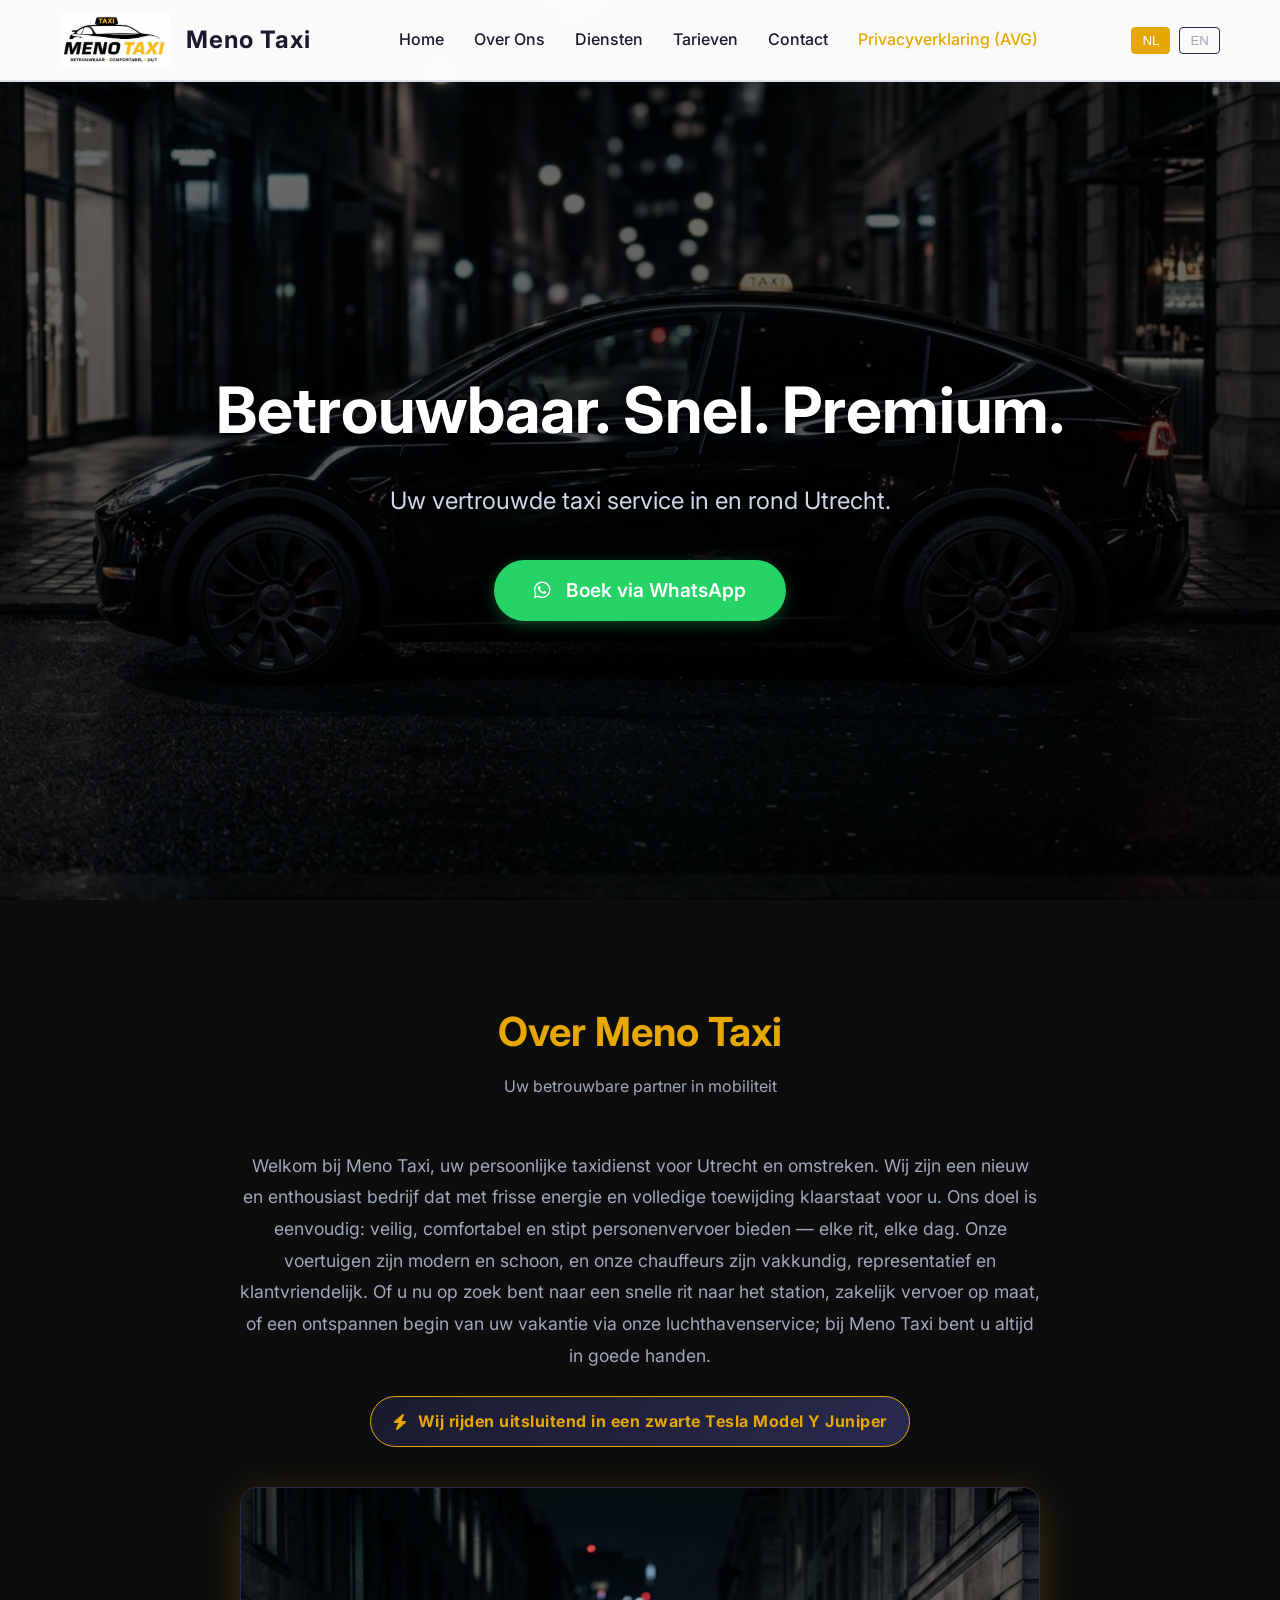
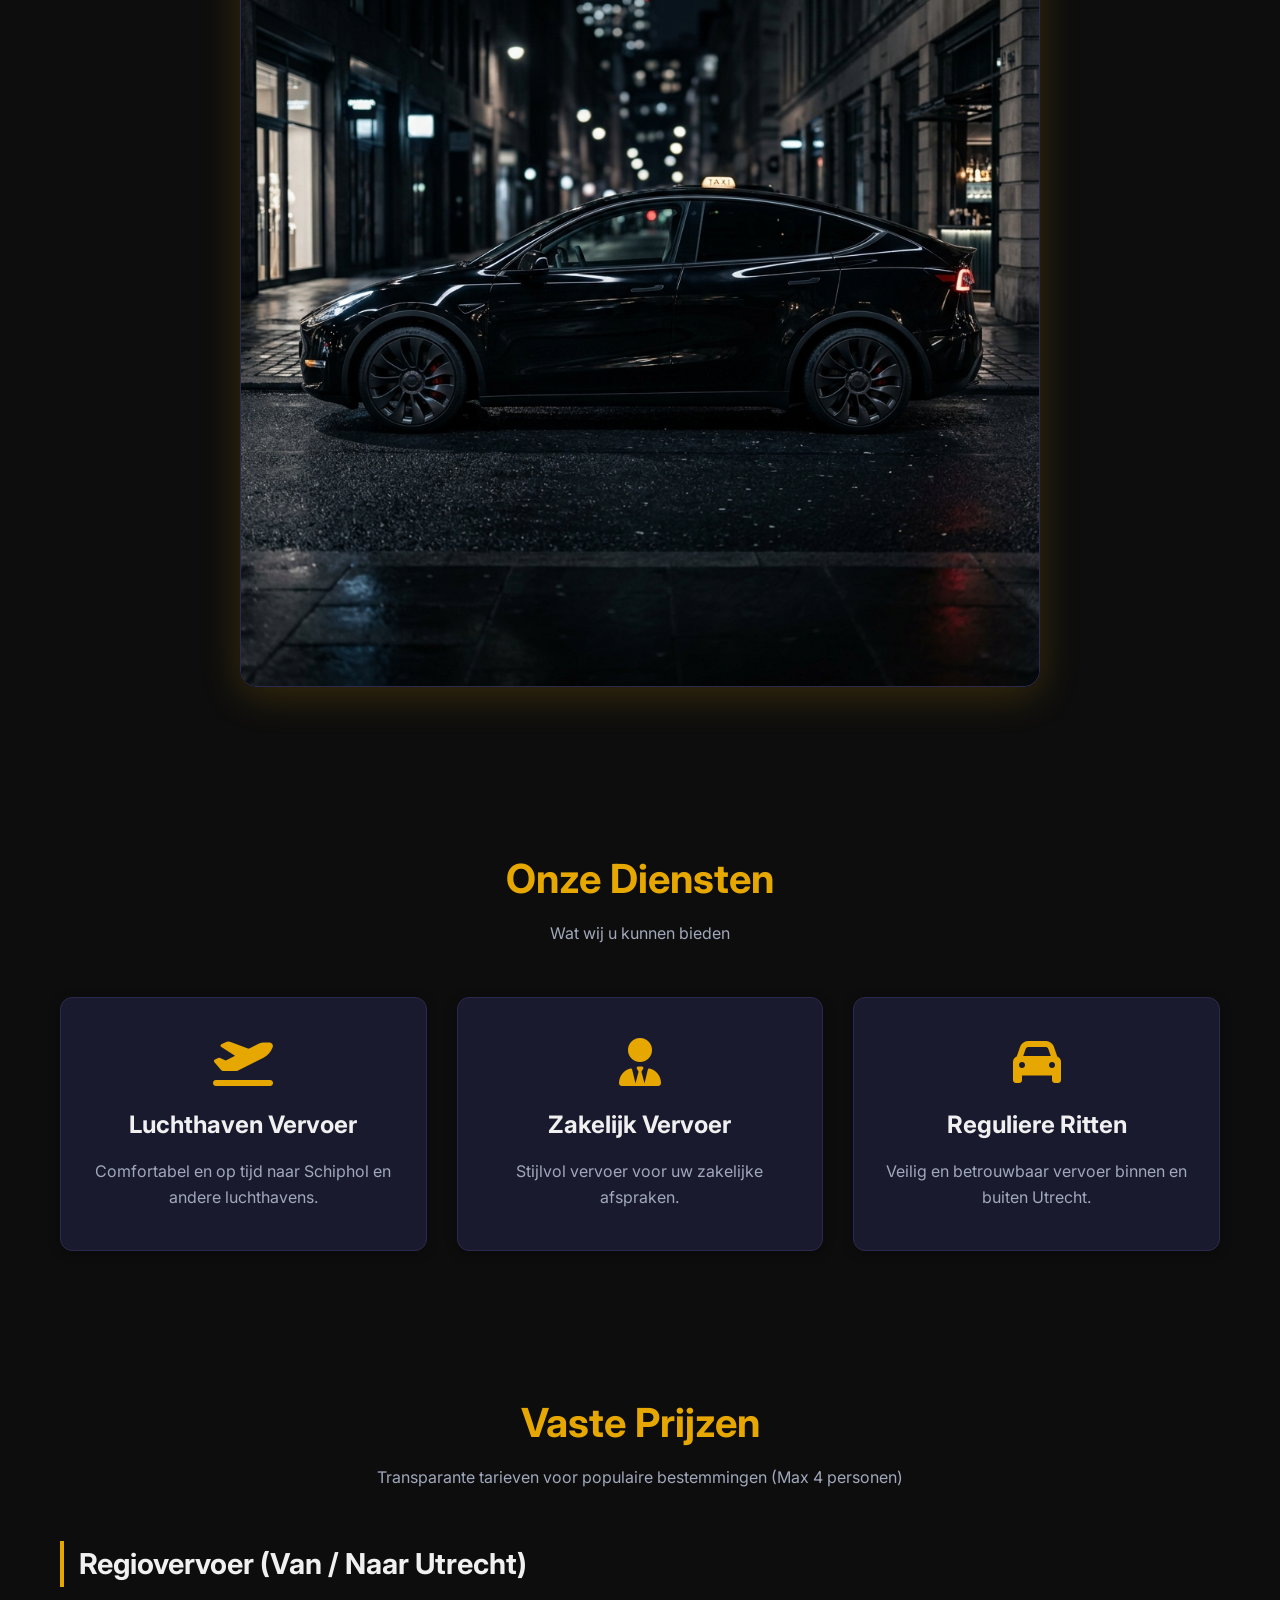
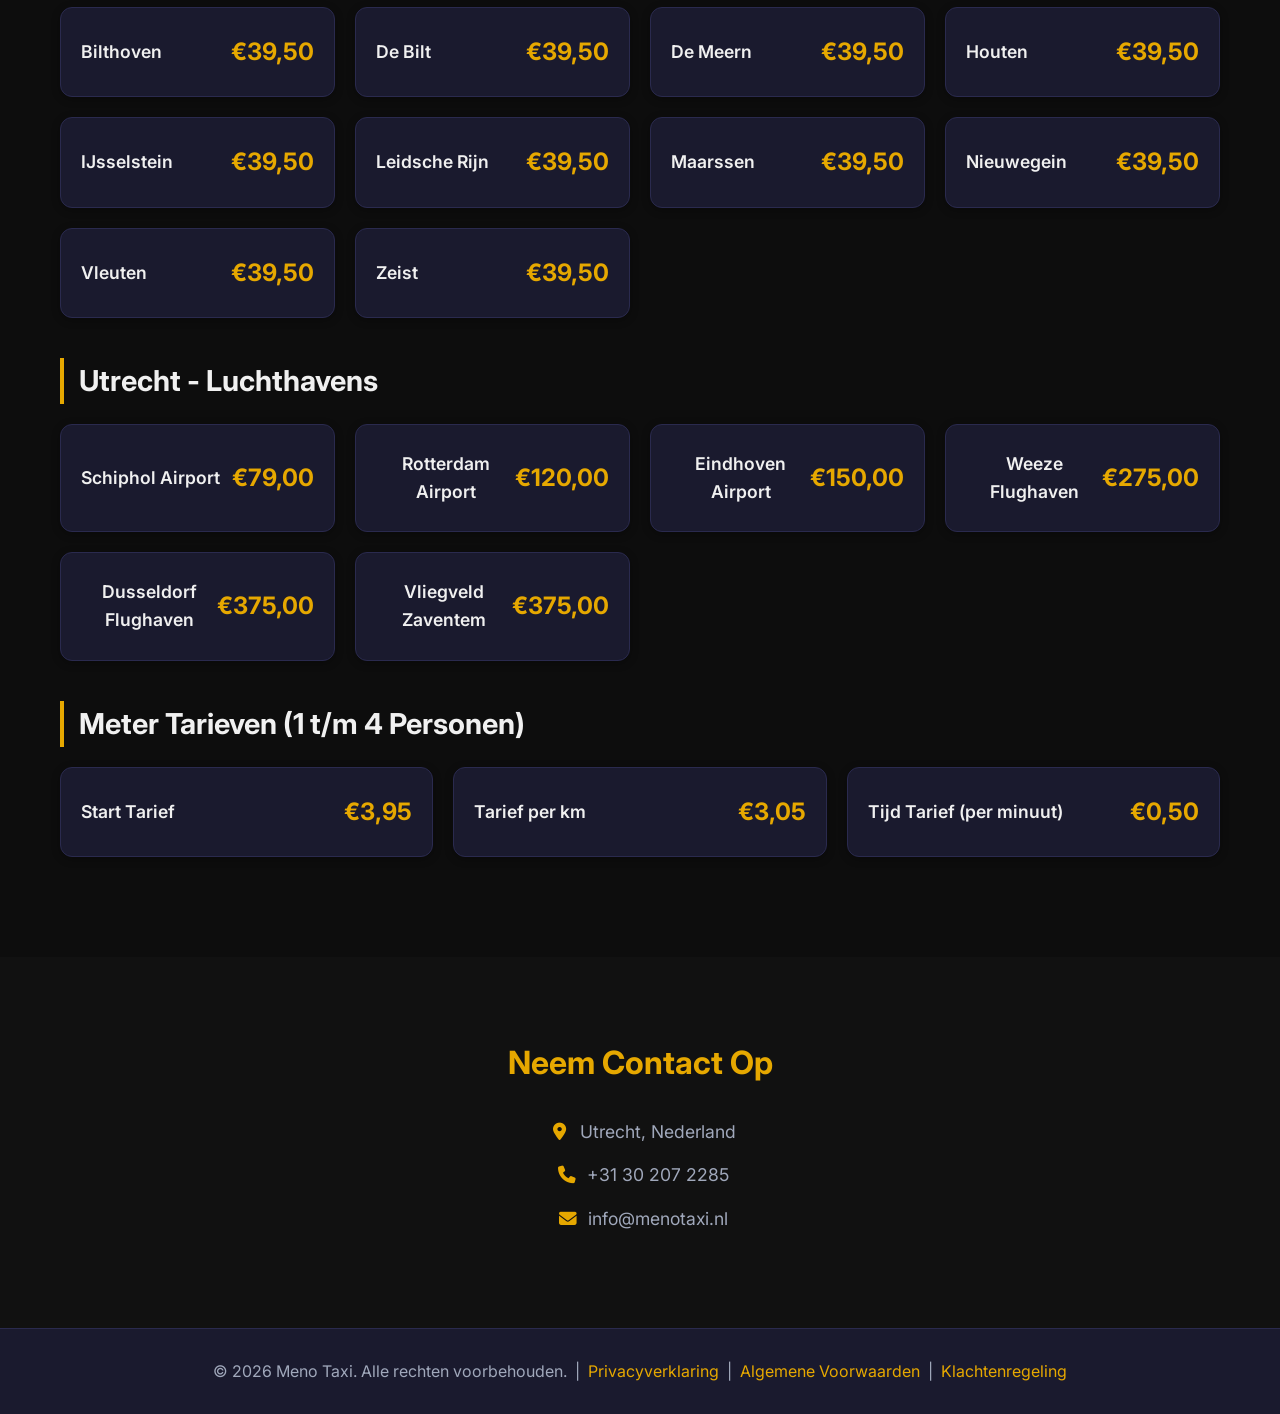
<file: index.html>
<!DOCTYPE html>
<html lang="nl">
<head>
    <meta charset="UTF-8">
    <meta name="viewport" content="width=device-width, initial-scale=1.0">
    <title>Meno Taxi | Premium Ride Service</title>
    <link rel="stylesheet" href="style.css?v=3">
    <link href="https://fonts.googleapis.com/css2?family=Inter:wght@300;400;600;700&display=swap" rel="stylesheet">
    <link rel="stylesheet" href="https://cdnjs.cloudflare.com/ajax/libs/font-awesome/6.4.0/css/all.min.css">
</head>
<body>
    <header class="header">
        <div class="container header-content">
            <div class="logo">
                <img src="logo.png" alt="Meno Taxi Logo">
                <span class="logo-text">Meno Taxi</span>
            </div>
            <nav class="nav">
                <a href="#home" data-i18n="nav_home">Home</a>
                <a href="#about" data-i18n="nav_about">Over Ons</a>
                <a href="#services" data-i18n="nav_services">Diensten</a>
                <a href="#prices" data-i18n="nav_prices">Tarieven</a>
                <a href="#contact" data-i18n="nav_contact">Contact</a>
                <a href="privacyverklaring.html" style="color: var(--primary-color);">Privacyverklaring (AVG)</a>
            </nav>
            <div class="lang-switcher">
                <button id="lang-nl" class="active">NL</button>
                <button id="lang-en">EN</button>
            </div>
        </div>
    </header>

    <main>
        <section id="home" class="hero">
            <div class="hero-content">
                <h1 data-i18n="hero_title">Betrouwbaar. Snel. Premium.</h1>
                <p data-i18n="hero_subtitle">Uw vertrouwde taxi service in en rond Utrecht.</p>
                <a href="https://wa.me/31302072285?text=Hallo%2C%20ik%20wil%20graag%20een%20taxi%20bestellen." target="_blank" class="cta-button">
                    <i class="fab fa-whatsapp"></i> <span data-i18n="hero_button">Boek via WhatsApp</span>
                </a>
            </div>
        </section>

        <section id="about" class="about-section container" style="padding: 100px 20px 60px; text-align: center;">
            <h2 class="section-title" data-i18n="about_title">Over Meno Taxi</h2>
            <p class="section-subtitle" data-i18n="about_subtitle">Uw betrouwbare partner in mobiliteit</p>
            <div style="max-width: 800px; margin: 0 auto; color: var(--gray-text); font-size: 1.1rem; line-height: 1.8;">
                <p data-i18n="about_text">Welkom bij Meno Taxi, uw persoonlijke taxidienst voor Utrecht en omstreken. Wij zijn een nieuw en enthousiast bedrijf dat met frisse energie en volledige toewijding klaarstaat voor u. Ons doel is eenvoudig: veilig, comfortabel en stipt personenvervoer bieden — elke rit, elke dag. Onze voertuigen zijn modern en schoon, en onze chauffeurs zijn vakkundig, representatief en klantvriendelijk. Of u nu op zoek bent naar een snelle rit naar het station, zakelijk vervoer op maat, of een ontspannen begin van uw vakantie via onze luchthavenservice; bij Meno Taxi bent u altijd in goede handen.</p>
                <div class="tesla-badge">
                    <i class="fas fa-bolt"></i>
                    <span data-i18n="tesla_badge">Wij rijden uitsluitend in een zwarte Tesla Model Y Juniper</span>
                </div>
            </div>
            <div class="tesla-showcase">
                <img src="tesla.png" alt="Zwarte Tesla Model Y Juniper - Meno Taxi">
            </div>
        </section>

        <section id="services" class="services-section container">
            <h2 class="section-title" data-i18n="services_title">Onze Diensten</h2>
            <p class="section-subtitle" data-i18n="services_subtitle">Wat wij u kunnen bieden</p>
            <div class="services-grid">
                <div class="service-card" data-service="airport">
                    <i class="fas fa-plane-departure"></i>
                    <h3 data-i18n="service_airport">Luchthaven Vervoer</h3>
                    <p data-i18n="service_airport_desc">Comfortabel en op tijd naar Schiphol en andere luchthavens.</p>
                </div>
                <div class="service-card" data-service="business">
                    <i class="fas fa-user-tie"></i>
                    <h3 data-i18n="service_business">Zakelijk Vervoer</h3>
                    <p data-i18n="service_business_desc">Stijlvol vervoer voor uw zakelijke afspraken.</p>
                </div>
                <div class="service-card" data-service="regular">
                    <i class="fas fa-car"></i>
                    <h3 data-i18n="service_regular">Reguliere Ritten</h3>
                    <p data-i18n="service_regular_desc">Veilig en betrouwbaar vervoer binnen en buiten Utrecht.</p>
                </div>
            </div>
        </section>

        <section id="prices" class="prices-section container">
            <h2 class="section-title" data-i18n="prices_title">Vaste Prijzen</h2>
            <p class="section-subtitle" data-i18n="prices_subtitle">Transparante tarieven voor populaire bestemmingen (Max 4 personen)</p>
            
            <h3 class="price-category">Regiovervoer (Van / Naar Utrecht)</h3>
            <div class="price-cards">
                <div class="price-card"><div class="route">Bilthoven</div><div class="price">€39,50</div></div>
                <div class="price-card"><div class="route">De Bilt</div><div class="price">€39,50</div></div>
                <div class="price-card"><div class="route">De Meern</div><div class="price">€39,50</div></div>
                <div class="price-card"><div class="route">Houten</div><div class="price">€39,50</div></div>
                <div class="price-card"><div class="route">IJsselstein</div><div class="price">€39,50</div></div>
                <div class="price-card"><div class="route">Leidsche Rijn</div><div class="price">€39,50</div></div>
                <div class="price-card"><div class="route">Maarssen</div><div class="price">€39,50</div></div>
                <div class="price-card"><div class="route">Nieuwegein</div><div class="price">€39,50</div></div>
                <div class="price-card"><div class="route">Vleuten</div><div class="price">€39,50</div></div>
                <div class="price-card"><div class="route">Zeist</div><div class="price">€39,50</div></div>
            </div>

            <h3 class="price-category" style="margin-top: 40px;">Utrecht - Luchthavens</h3>
            <div class="price-cards">
                <div class="price-card"><div class="route">Schiphol Airport</div><div class="price">€79,00</div></div>
                <div class="price-card"><div class="route">Rotterdam Airport</div><div class="price">€120,00</div></div>
                <div class="price-card"><div class="route">Eindhoven Airport</div><div class="price">€150,00</div></div>
                <div class="price-card"><div class="route">Weeze Flughaven</div><div class="price">€275,00</div></div>
                <div class="price-card"><div class="route">Dusseldorf Flughaven</div><div class="price">€375,00</div></div>
                <div class="price-card"><div class="route">Vliegveld Zaventem</div><div class="price">€375,00</div></div>
            </div>

            <h3 class="price-category" style="margin-top: 40px;">Meter Tarieven (1 t/m 4 Personen)</h3>
            <div class="price-cards">
                <div class="price-card"><div class="route">Start Tarief</div><div class="price">€3,95</div></div>
                <div class="price-card"><div class="route">Tarief per km</div><div class="price">€3,05</div></div>
                <div class="price-card"><div class="route">Tijd Tarief (per minuut)</div><div class="price">€0,50</div></div>
            </div>
        </section>

        <section id="contact" class="contact-section">
            <div class="container contact-content">
                <div class="contact-info">
                    <h2 data-i18n="contact_title">Neem Contact Op</h2>
                    <p><i class="fas fa-map-marker-alt"></i> Utrecht, Nederland</p>
                    <p><i class="fas fa-phone"></i> <a href="tel:+31302072285" style="color:var(--gray-text); text-decoration:none;">+31 30 207 2285</a></p>
                    <p><i class="fas fa-envelope"></i> info@menotaxi.nl</p>
                </div>
            </div>
        </section>

        <!-- Service Detail Modal -->
        <div id="service-modal" class="modal">
            <div class="modal-content">
                <span class="close-modal">&times;</span>
                <h3 id="modal-title">Title</h3>
                <div id="modal-body" class="modal-body">Description</div>
            </div>
        </div>
    </main>

    <footer>
        <div class="container footer-content">
            <p>&copy; 2026 Meno Taxi. <span data-i18n="footer_rights">Alle rechten voorbehouden.</span> &nbsp;|&nbsp;
                <a href="privacyverklaring.html" style="color:var(--primary-color); text-decoration:none;">Privacyverklaring</a> &nbsp;|&nbsp;
                <a href="algemene-voorwaarden.html" style="color:var(--primary-color); text-decoration:none;">Algemene Voorwaarden</a> &nbsp;|&nbsp;
                <a href="klachtenregeling.html" style="color:var(--primary-color); text-decoration:none;">Klachtenregeling</a>
            </p>
        </div>
    </footer>

    <script src="script.js?v=3"></script>
</body>
</html>
</file>
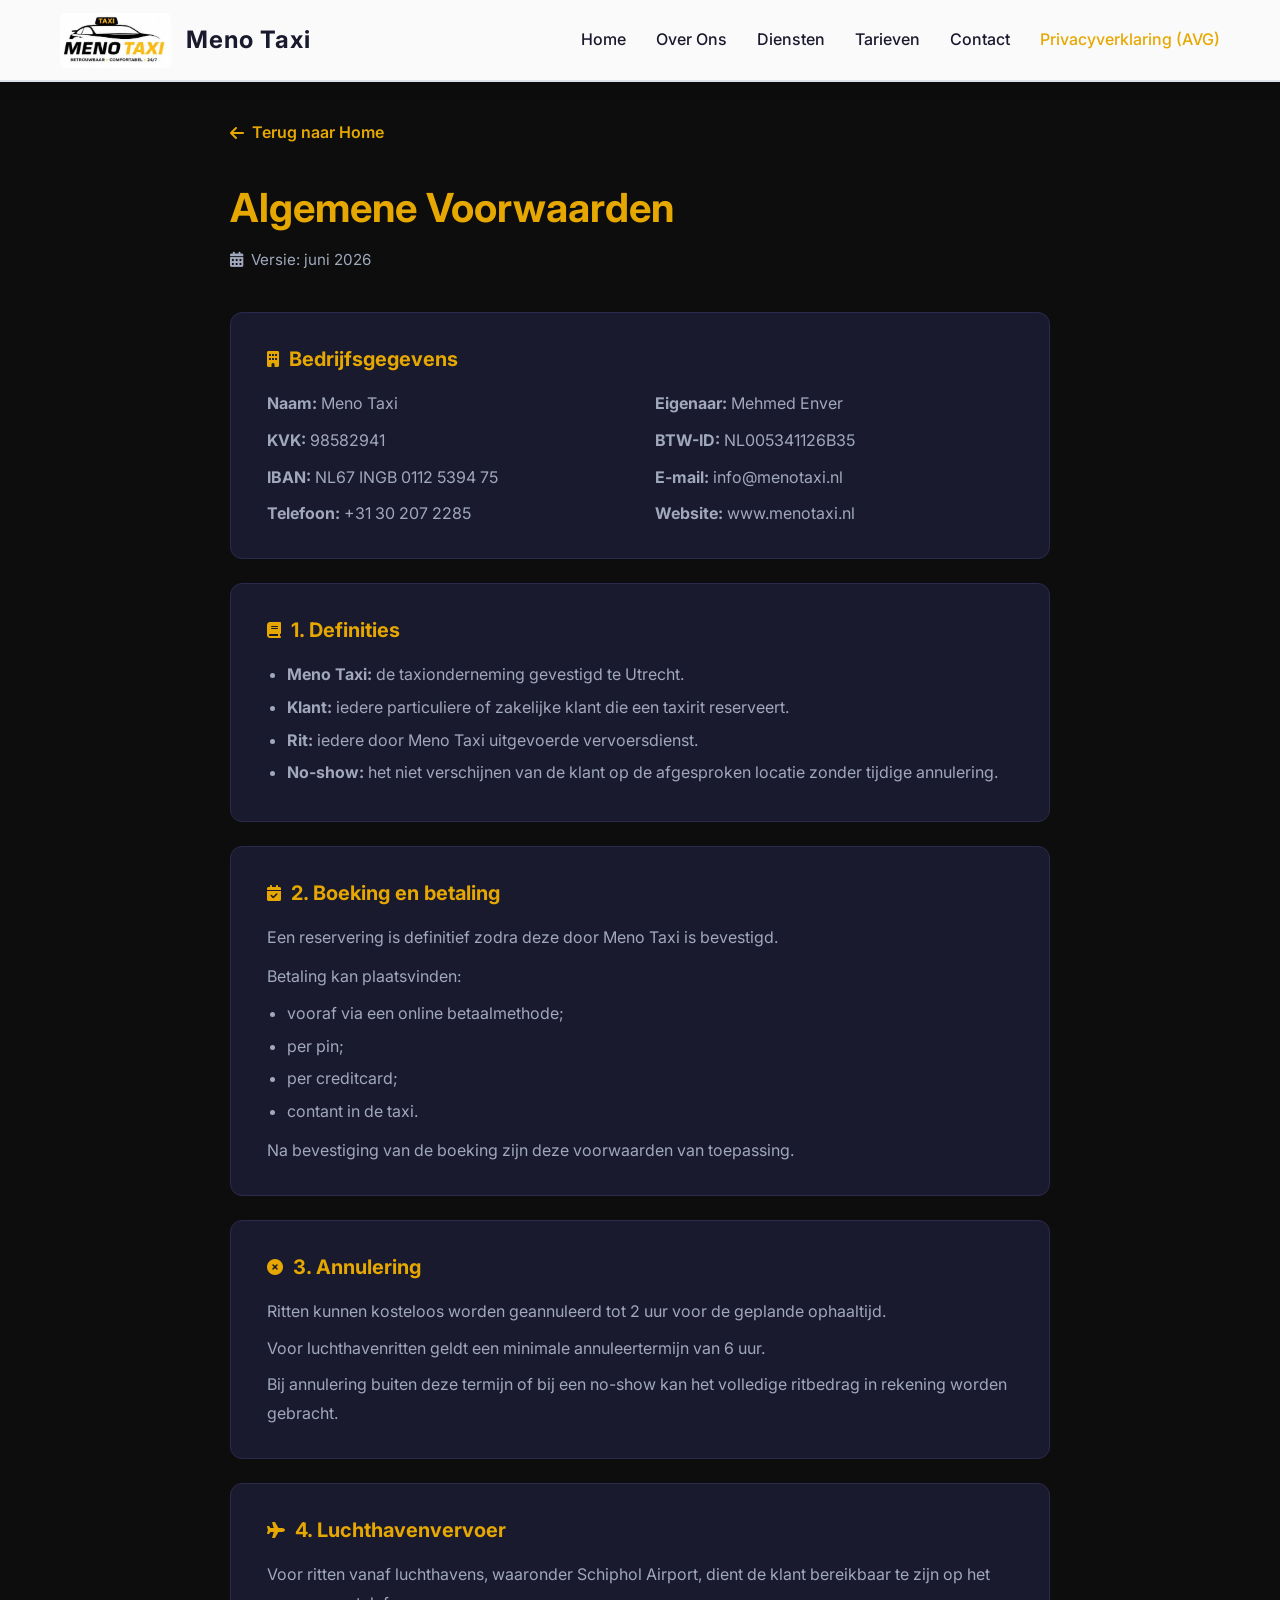
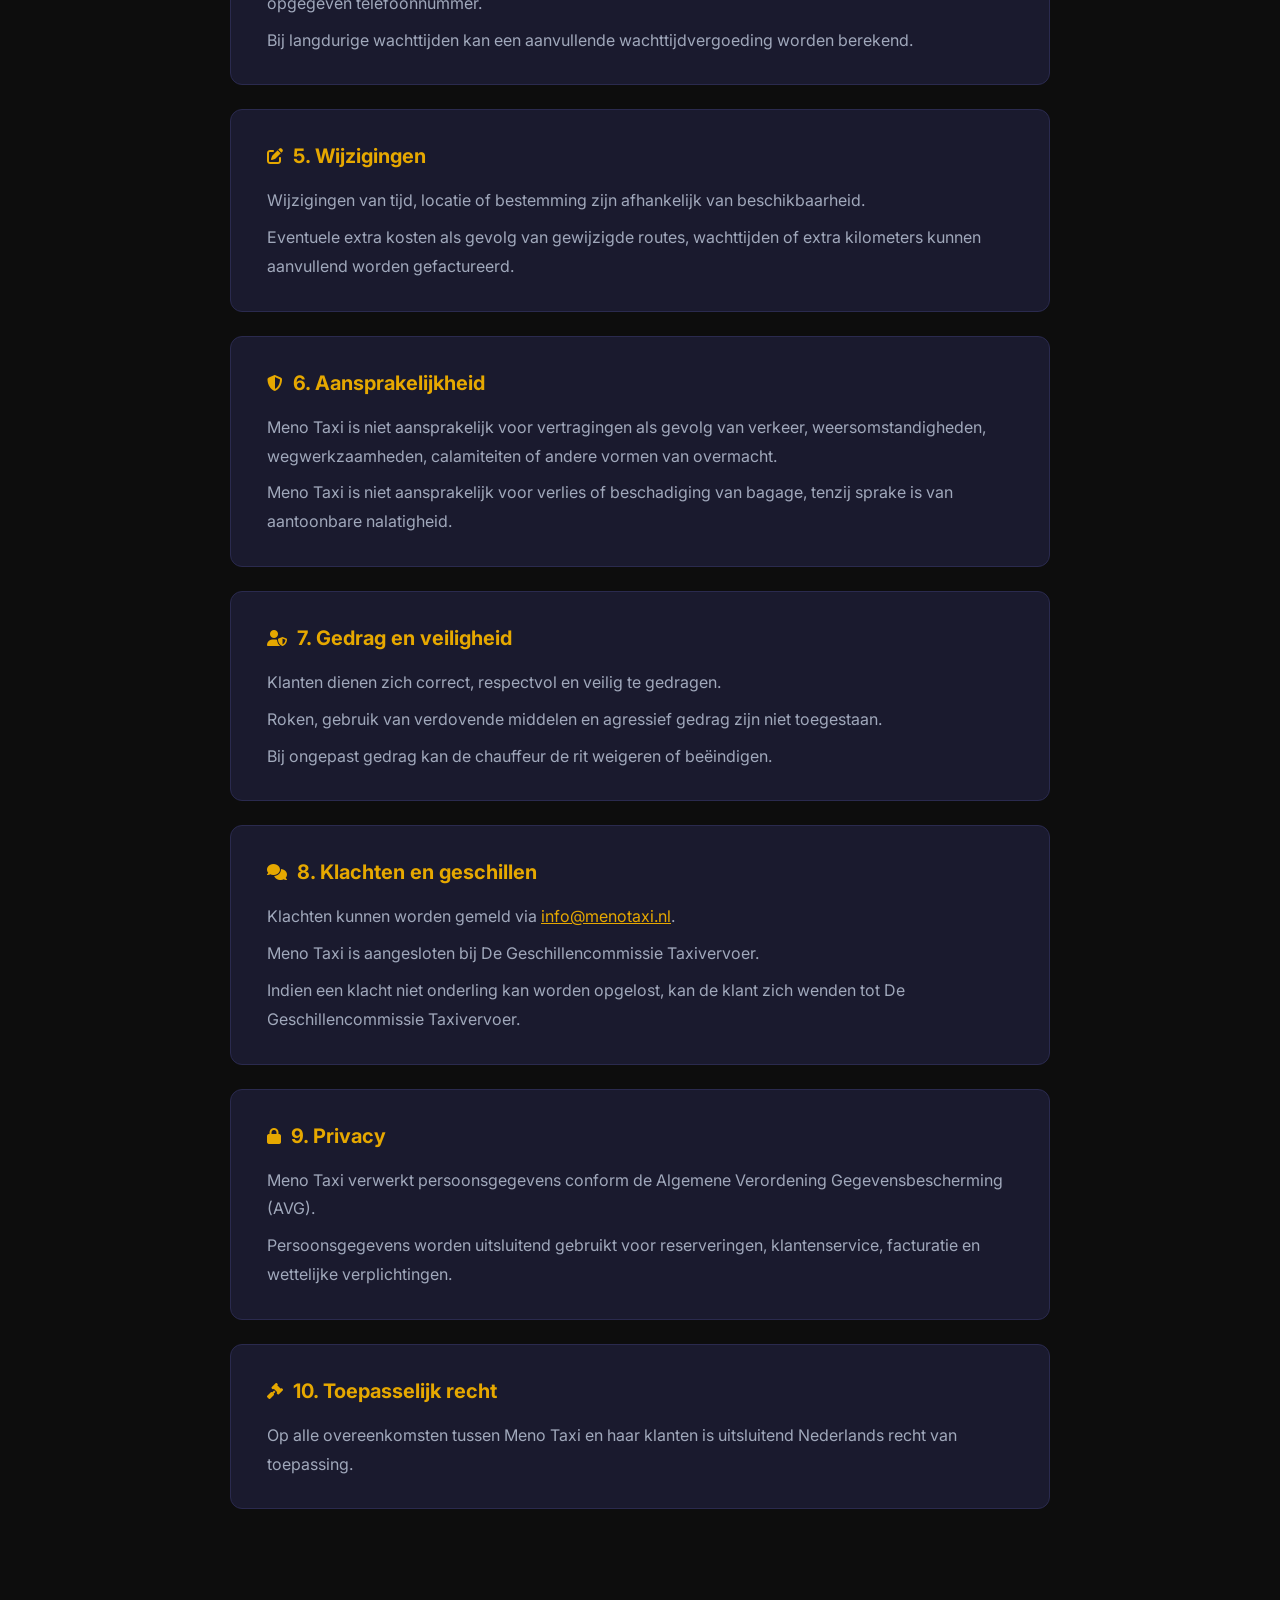
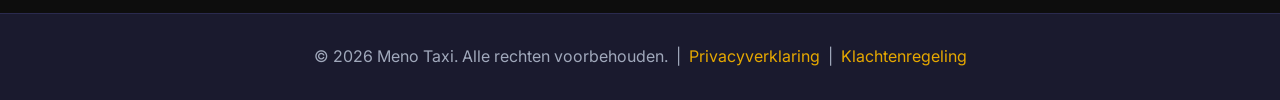
<file: algemene-voorwaarden.html>
<!DOCTYPE html>
<html lang="nl">
<head>
    <meta charset="UTF-8">
    <meta name="viewport" content="width=device-width, initial-scale=1.0">
    <title>Algemene Voorwaarden | Meno Taxi</title>
    <meta name="description" content="Lees de algemene voorwaarden van Meno Taxi Utrecht.">
    <link rel="stylesheet" href="style.css?v=3">
    <link href="https://fonts.googleapis.com/css2?family=Inter:wght@300;400;600;700&display=swap" rel="stylesheet">
    <link rel="stylesheet" href="https://cdnjs.cloudflare.com/ajax/libs/font-awesome/6.4.0/css/all.min.css">
    <style>
        .legal-page {
            padding: 120px 20px 80px;
            max-width: 860px;
            margin: 0 auto;
        }
        .legal-page h1 {
            font-size: 2.5rem;
            color: var(--primary-color);
            margin-bottom: 8px;
        }
        .legal-version {
            color: var(--gray-text);
            font-size: 0.95rem;
            margin-bottom: 40px;
        }
        .legal-block {
            background: var(--card-bg);
            border: 1px solid var(--border-color);
            border-radius: 12px;
            padding: 30px 36px;
            margin-bottom: 24px;
        }
        .legal-block h2 {
            font-size: 1.25rem;
            color: var(--primary-color);
            margin-bottom: 14px;
            display: flex;
            align-items: center;
            gap: 10px;
        }
        .legal-block h2 i {
            font-size: 1rem;
        }
        .legal-block p, .legal-block li {
            color: var(--gray-text);
            font-size: 1rem;
            line-height: 1.8;
        }
        .legal-block ul {
            padding-left: 20px;
            margin-top: 8px;
        }
        .legal-block ul li {
            margin-bottom: 4px;
        }
        .bedrijf-grid {
            display: grid;
            grid-template-columns: 1fr 1fr;
            gap: 8px 30px;
        }
        .bedrijf-grid p {
            margin: 0;
        }
        .back-link {
            display: inline-flex;
            align-items: center;
            gap: 8px;
            color: var(--primary-color);
            text-decoration: none;
            font-weight: 600;
            margin-bottom: 30px;
            transition: opacity 0.2s;
        }
        .back-link:hover { opacity: 0.75; }
        @media (max-width: 600px) {
            .bedrijf-grid { grid-template-columns: 1fr; }
        }
    </style>
</head>
<body>
    <header class="header">
        <div class="container header-content">
            <div class="logo">
                <img src="logo.png" alt="Meno Taxi Logo">
                <span class="logo-text">Meno Taxi</span>
            </div>
            <nav class="nav">
                <a href="index.html">Home</a>
                <a href="index.html#about">Over Ons</a>
                <a href="index.html#services">Diensten</a>
                <a href="index.html#prices">Tarieven</a>
                <a href="index.html#contact">Contact</a>
                <a href="privacyverklaring.html" style="color: var(--primary-color);">Privacyverklaring (AVG)</a>
            </nav>
        </div>
    </header>

    <main>
        <div class="legal-page">
            <a href="index.html" class="back-link"><i class="fas fa-arrow-left"></i> Terug naar Home</a>
            <h1>Algemene Voorwaarden</h1>
            <p class="legal-version"><i class="fas fa-calendar-alt"></i> &nbsp;Versie: juni 2026</p>

            <div class="legal-block">
                <h2><i class="fas fa-building"></i> Bedrijfsgegevens</h2>
                <div class="bedrijf-grid">
                    <p><strong>Naam:</strong> Meno Taxi</p>
                    <p><strong>Eigenaar:</strong> Mehmed Enver</p>
                    <p><strong>KVK:</strong> 98582941</p>
                    <p><strong>BTW-ID:</strong> NL005341126B35</p>
                    <p><strong>IBAN:</strong> NL67 INGB 0112 5394 75</p>
                    <p><strong>E-mail:</strong> info@menotaxi.nl</p>
                    <p><strong>Telefoon:</strong> +31 30 207 2285</p>
                    <p><strong>Website:</strong> www.menotaxi.nl</p>
                </div>
            </div>

            <div class="legal-block">
                <h2><i class="fas fa-book"></i> 1. Definities</h2>
                <ul>
                    <li><strong>Meno Taxi:</strong> de taxionderneming gevestigd te Utrecht.</li>
                    <li><strong>Klant:</strong> iedere particuliere of zakelijke klant die een taxirit reserveert.</li>
                    <li><strong>Rit:</strong> iedere door Meno Taxi uitgevoerde vervoersdienst.</li>
                    <li><strong>No-show:</strong> het niet verschijnen van de klant op de afgesproken locatie zonder tijdige annulering.</li>
                </ul>
            </div>

            <div class="legal-block">
                <h2><i class="fas fa-calendar-check"></i> 2. Boeking en betaling</h2>
                <p>Een reservering is definitief zodra deze door Meno Taxi is bevestigd.</p>
                <p style="margin-top:10px;">Betaling kan plaatsvinden:</p>
                <ul>
                    <li>vooraf via een online betaalmethode;</li>
                    <li>per pin;</li>
                    <li>per creditcard;</li>
                    <li>contant in de taxi.</li>
                </ul>
                <p style="margin-top:10px;">Na bevestiging van de boeking zijn deze voorwaarden van toepassing.</p>
            </div>

            <div class="legal-block">
                <h2><i class="fas fa-times-circle"></i> 3. Annulering</h2>
                <p>Ritten kunnen kosteloos worden geannuleerd tot 2 uur voor de geplande ophaaltijd.</p>
                <p style="margin-top:8px;">Voor luchthavenritten geldt een minimale annuleertermijn van 6 uur.</p>
                <p style="margin-top:8px;">Bij annulering buiten deze termijn of bij een no-show kan het volledige ritbedrag in rekening worden gebracht.</p>
            </div>

            <div class="legal-block">
                <h2><i class="fas fa-plane"></i> 4. Luchthavenvervoer</h2>
                <p>Voor ritten vanaf luchthavens, waaronder Schiphol Airport, dient de klant bereikbaar te zijn op het opgegeven telefoonnummer.</p>
                <p style="margin-top:8px;">Bij langdurige wachttijden kan een aanvullende wachttijdvergoeding worden berekend.</p>
            </div>

            <div class="legal-block">
                <h2><i class="fas fa-edit"></i> 5. Wijzigingen</h2>
                <p>Wijzigingen van tijd, locatie of bestemming zijn afhankelijk van beschikbaarheid.</p>
                <p style="margin-top:8px;">Eventuele extra kosten als gevolg van gewijzigde routes, wachttijden of extra kilometers kunnen aanvullend worden gefactureerd.</p>
            </div>

            <div class="legal-block">
                <h2><i class="fas fa-shield-alt"></i> 6. Aansprakelijkheid</h2>
                <p>Meno Taxi is niet aansprakelijk voor vertragingen als gevolg van verkeer, weersomstandigheden, wegwerkzaamheden, calamiteiten of andere vormen van overmacht.</p>
                <p style="margin-top:8px;">Meno Taxi is niet aansprakelijk voor verlies of beschadiging van bagage, tenzij sprake is van aantoonbare nalatigheid.</p>
            </div>

            <div class="legal-block">
                <h2><i class="fas fa-user-shield"></i> 7. Gedrag en veiligheid</h2>
                <p>Klanten dienen zich correct, respectvol en veilig te gedragen.</p>
                <p style="margin-top:8px;">Roken, gebruik van verdovende middelen en agressief gedrag zijn niet toegestaan.</p>
                <p style="margin-top:8px;">Bij ongepast gedrag kan de chauffeur de rit weigeren of beëindigen.</p>
            </div>

            <div class="legal-block">
                <h2><i class="fas fa-comments"></i> 8. Klachten en geschillen</h2>
                <p>Klachten kunnen worden gemeld via <a href="mailto:info@menotaxi.nl" style="color:var(--primary-color);">info@menotaxi.nl</a>.</p>
                <p style="margin-top:8px;">Meno Taxi is aangesloten bij De Geschillencommissie Taxivervoer.</p>
                <p style="margin-top:8px;">Indien een klacht niet onderling kan worden opgelost, kan de klant zich wenden tot De Geschillencommissie Taxivervoer.</p>
            </div>

            <div class="legal-block">
                <h2><i class="fas fa-lock"></i> 9. Privacy</h2>
                <p>Meno Taxi verwerkt persoonsgegevens conform de Algemene Verordening Gegevensbescherming (AVG).</p>
                <p style="margin-top:8px;">Persoonsgegevens worden uitsluitend gebruikt voor reserveringen, klantenservice, facturatie en wettelijke verplichtingen.</p>
            </div>

            <div class="legal-block">
                <h2><i class="fas fa-gavel"></i> 10. Toepasselijk recht</h2>
                <p>Op alle overeenkomsten tussen Meno Taxi en haar klanten is uitsluitend Nederlands recht van toepassing.</p>
            </div>
        </div>
    </main>

    <footer>
        <div class="container footer-content">
            <p>&copy; 2026 Meno Taxi. Alle rechten voorbehouden. &nbsp;|&nbsp;
                <a href="privacyverklaring.html" style="color:var(--primary-color); text-decoration:none;">Privacyverklaring</a> &nbsp;|&nbsp;
                <a href="klachtenregeling.html" style="color:var(--primary-color); text-decoration:none;">Klachtenregeling</a>
            </p>
        </div>
    </footer>
</body>
</html>
</file>
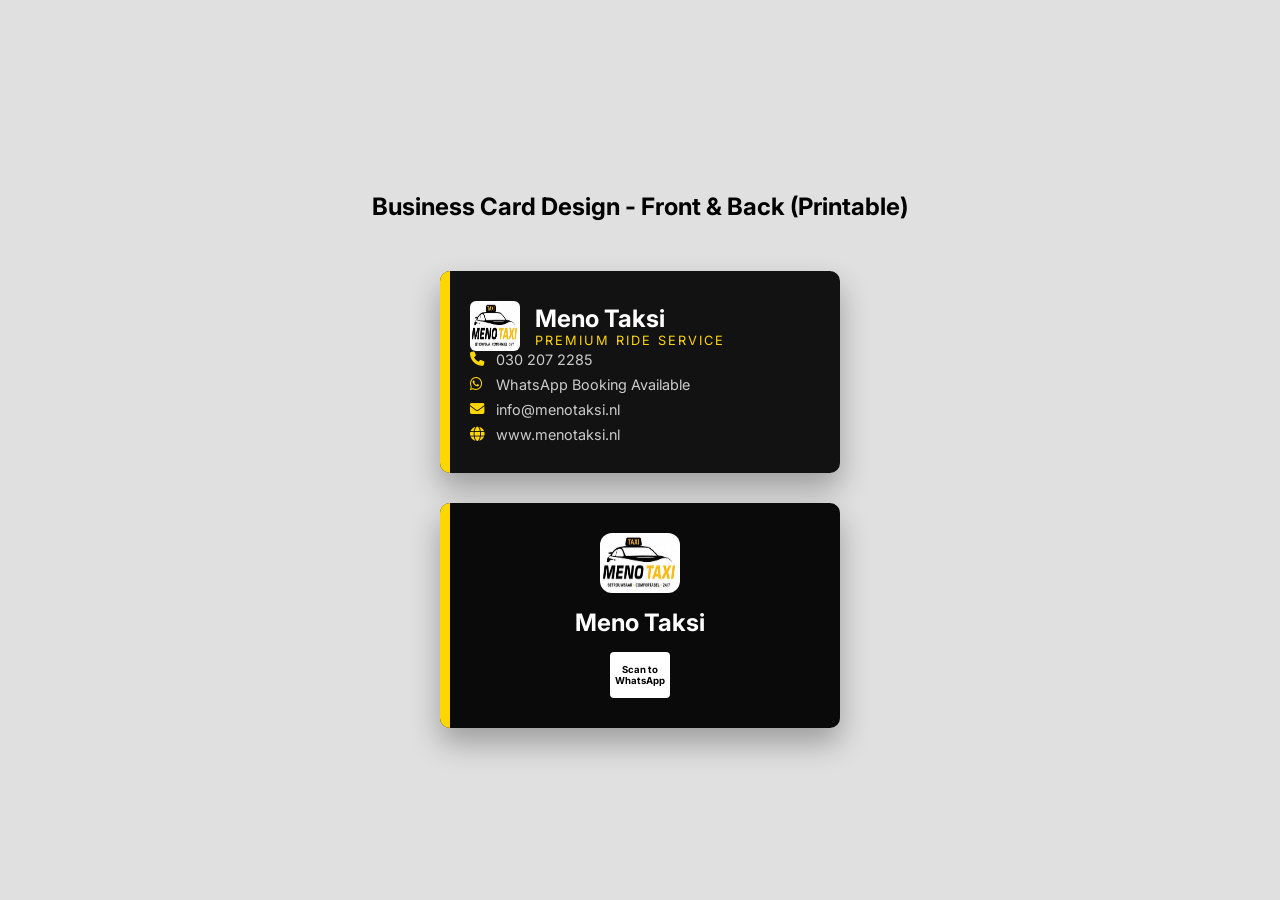
<file: business_card.html>
<!DOCTYPE html>
<html lang="en">
<head>
    <meta charset="UTF-8">
    <title>Business Card | Meno Taksi</title>
    <link href="https://fonts.googleapis.com/css2?family=Inter:wght@400;600;700&display=swap" rel="stylesheet">
    <link rel="stylesheet" href="https://cdnjs.cloudflare.com/ajax/libs/font-awesome/6.4.0/css/all.min.css">
    <style>
        body { font-family: 'Inter', sans-serif; background-color: #e0e0e0; display: flex; justify-content: center; align-items: center; min-height: 100vh; margin: 0; flex-direction: column; gap: 30px; }
        .card { width: 400px; height: 225px; background: #121212; border-radius: 10px; box-shadow: 0 15px 30px rgba(0,0,0,0.3); position: relative; overflow: hidden; color: #fff; padding: 30px; box-sizing: border-box; }
        .card::before { content: ''; position: absolute; top: 0; left: 0; width: 10px; height: 100%; background: #ffd700; }
        
        .card-front { display: flex; flex-direction: column; justify-content: space-between; height: 100%; }
        .logo-area { display: flex; align-items: center; gap: 15px; }
        .logo-area img { width: 50px; height: 50px; border-radius: 6px; }
        .brand-name { font-size: 1.5rem; font-weight: 700; color: #fff; }
        .brand-sub { font-size: 0.8rem; color: #ffd700; text-transform: uppercase; letter-spacing: 2px; }
        
        .contact-info { display: flex; flex-direction: column; gap: 8px; font-size: 0.9rem; color: #ccc; }
        .contact-info div { display: flex; align-items: center; gap: 10px; }
        .contact-info i { color: #ffd700; width: 16px; }

        .card-back { display: flex; justify-content: center; align-items: center; flex-direction: column; background: #0a0a0a; }
        .card-back img { width: 80px; height: 80px; border-radius: 12px; margin-bottom: 15px; }
        .qr-placeholder { margin-top: 15px; width: 60px; height: 60px; background: #fff; display: flex; justify-content: center; align-items: center; border-radius: 4px; color: #000; font-size: 0.6rem; font-weight: bold; text-align: center; }
    </style>
</head>
<body>
    <h2>Business Card Design - Front & Back (Printable)</h2>
    <!-- Front -->
    <div class="card card-front">
        <div class="logo-area">
            <img src="logo.png" alt="Logo">
            <div>
                <div class="brand-name">Meno Taksi</div>
                <div class="brand-sub">Premium Ride Service</div>
            </div>
        </div>
        <div class="contact-info">
            <div><i class="fas fa-phone"></i> 030 207 2285</div>
            <div><i class="fab fa-whatsapp"></i> WhatsApp Booking Available</div>
            <div><i class="fas fa-envelope"></i> info@menotaksi.nl</div>
            <div><i class="fas fa-globe"></i> www.menotaksi.nl</div>
        </div>
    </div>

    <!-- Back -->
    <div class="card card-back">
        <img src="logo.png" alt="Logo">
        <div class="brand-name">Meno Taksi</div>
        <div class="qr-placeholder">Scan to<br>WhatsApp</div>
    </div>
</body>
</html>
</file>
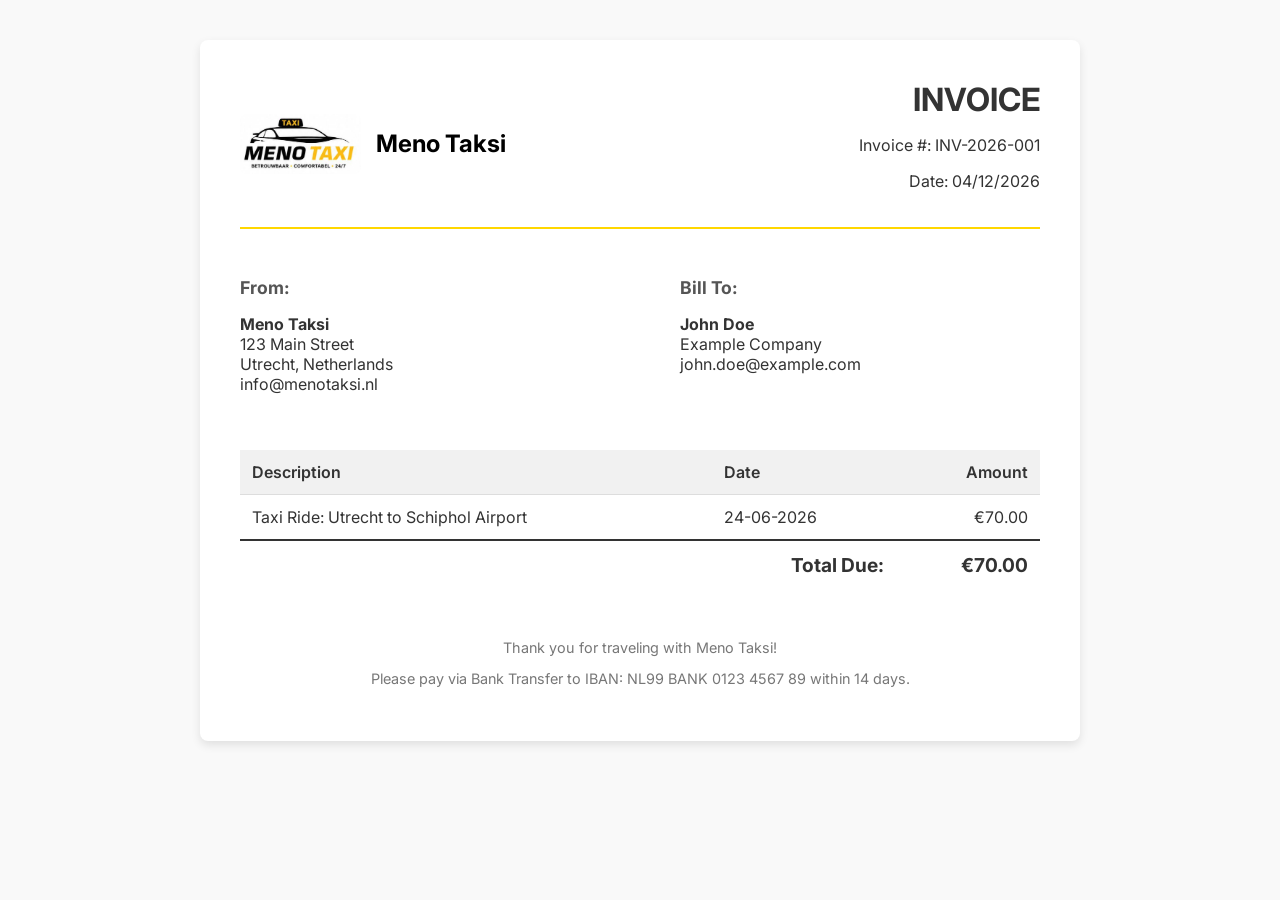
<file: invoice.html>
<!DOCTYPE html>
<html lang="en">
<head>
    <meta charset="UTF-8">
    <title>Invoice | Meno Taksi</title>
    <link href="https://fonts.googleapis.com/css2?family=Inter:wght@400;600;700&display=swap" rel="stylesheet">
    <style>
        body { font-family: 'Inter', sans-serif; background-color: #f9f9f9; color: #333; margin: 0; padding: 40px; }
        .invoice-container { max-width: 800px; margin: 0 auto; background: #fff; padding: 40px; border-radius: 8px; box-shadow: 0 4px 10px rgba(0,0,0,0.1); }
        .header { display: flex; justify-content: space-between; align-items: center; border-bottom: 2px solid #ffd700; padding-bottom: 20px; margin-bottom: 30px; }
        .logo { display: flex; align-items: center; gap: 15px; }
        .logo img { height: 60px; border-radius: 8px; }
        .logo-text { font-size: 1.5rem; font-weight: 700; color: #000; }
        .invoice-details { text-align: right; }
        .invoice-details h1 { margin: 0 0 5px 0; color: #333; }
        .info-section { display: flex; justify-content: space-between; margin-bottom: 40px; }
        .info-box { width: 45%; }
        .info-box h3 { color: #555; margin-bottom: 10px; font-size: 1.1rem; }
        table { width: 100%; border-collapse: collapse; margin-bottom: 30px; }
        th, td { padding: 12px; text-align: left; border-bottom: 1px solid #ddd; }
        th { background-color: #f1f1f1; font-weight: 600; }
        .total-row { font-weight: 700; font-size: 1.2rem; }
        .total-row td { border-top: 2px solid #333; border-bottom: none; }
        .footer { text-align: center; color: #777; margin-top: 50px; font-size: 0.9rem; }
    </style>
</head>
<body>
    <div class="invoice-container">
        <div class="header">
            <div class="logo">
                <img src="logo.png" alt="Meno Taksi">
                <span class="logo-text">Meno Taksi</span>
            </div>
            <div class="invoice-details">
                <h1>INVOICE</h1>
                <p>Invoice #: INV-2026-001</p>
                <p>Date: <span id="current-date"></span></p>
            </div>
        </div>

        <div class="info-section">
            <div class="info-box">
                <h3>From:</h3>
                <p><strong>Meno Taksi</strong><br>
                123 Main Street<br>
                Utrecht, Netherlands<br>
                info@menotaksi.nl</p>
            </div>
            <div class="info-box">
                <h3>Bill To:</h3>
                <p><strong>John Doe</strong><br>
                Example Company<br>
                john.doe@example.com</p>
            </div>
        </div>

        <table>
            <thead>
                <tr>
                    <th>Description</th>
                    <th>Date</th>
                    <th style="text-align: right;">Amount</th>
                </tr>
            </thead>
            <tbody>
                <tr>
                    <td>Taxi Ride: Utrecht to Schiphol Airport</td>
                    <td>24-06-2026</td>
                    <td style="text-align: right;">€70.00</td>
                </tr>
                <tr class="total-row">
                    <td colspan="2" style="text-align: right;">Total Due:</td>
                    <td style="text-align: right;">€70.00</td>
                </tr>
            </tbody>
        </table>

        <div class="footer">
            <p>Thank you for traveling with Meno Taksi!</p>
            <p>Please pay via Bank Transfer to IBAN: NL99 BANK 0123 4567 89 within 14 days.</p>
        </div>
    </div>
    <script>
        document.getElementById('current-date').innerText = new Date().toLocaleDateString('en-GB');
    </script>
</body>
</html>
</file>
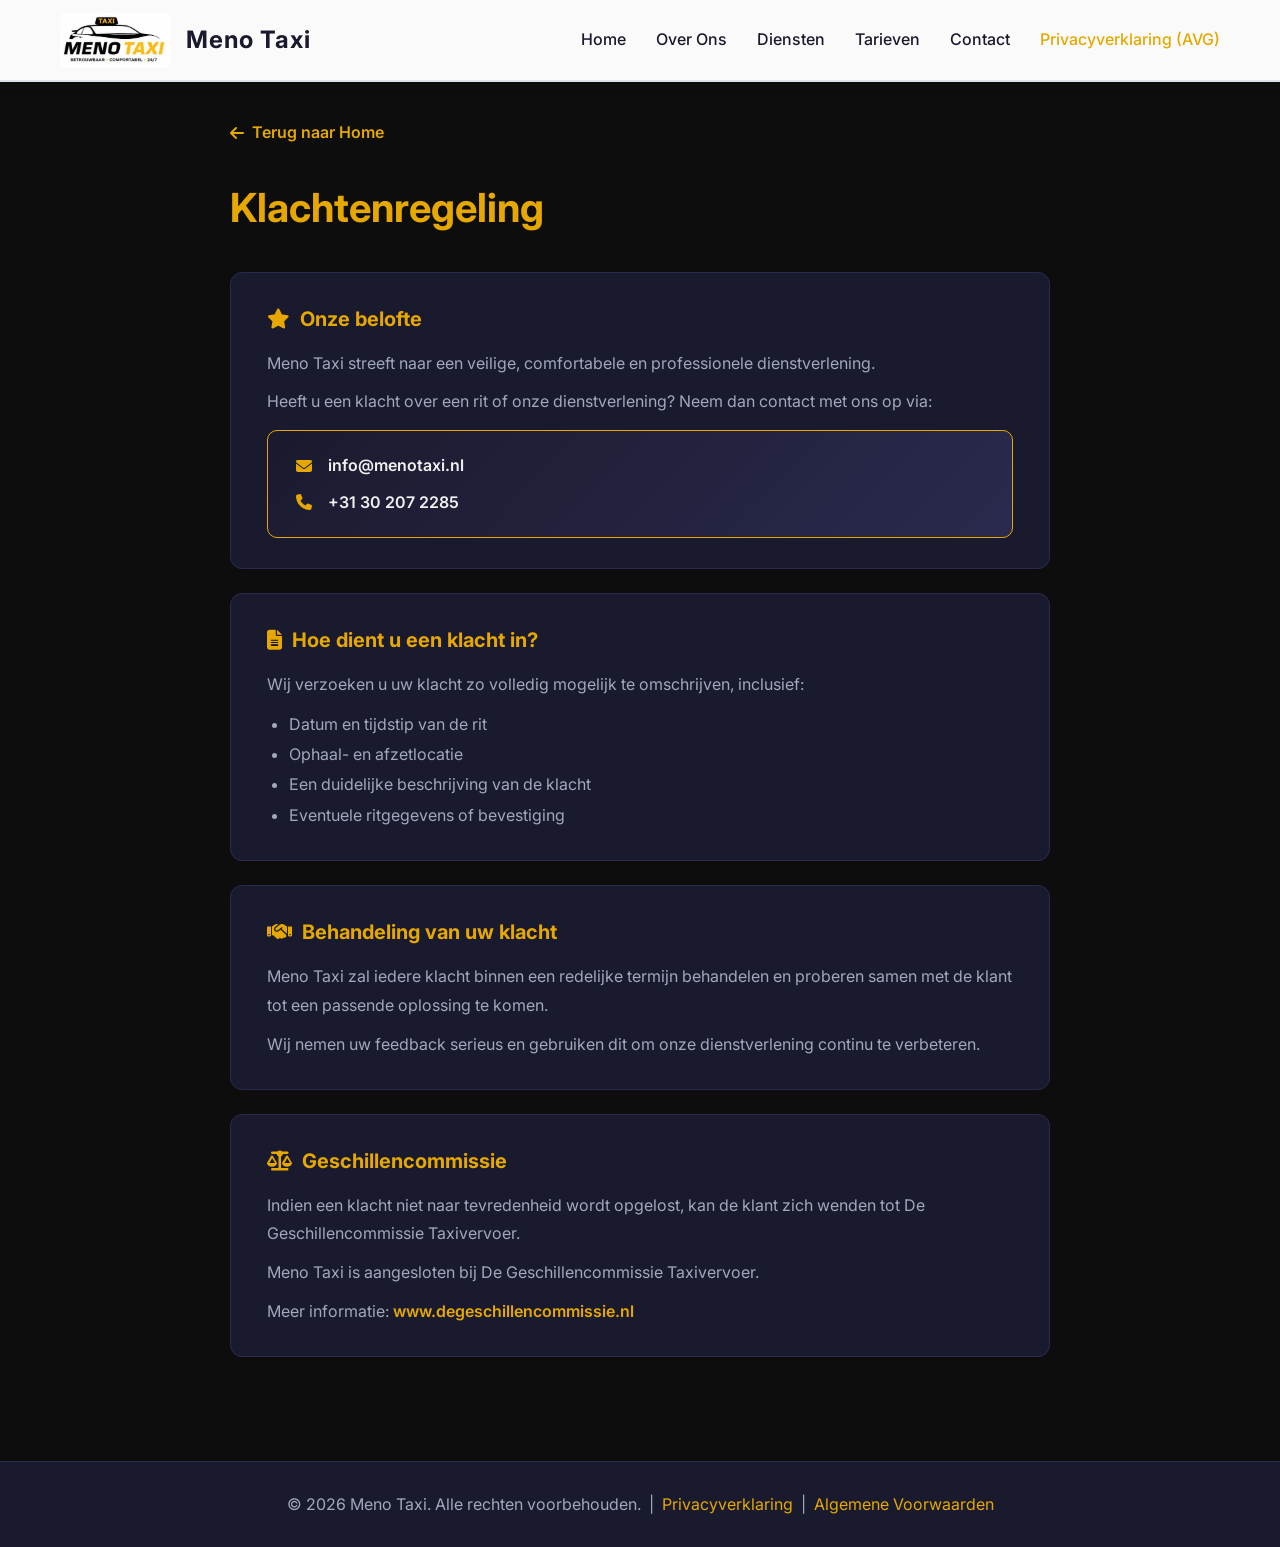
<file: klachtenregeling.html>
<!DOCTYPE html>
<html lang="nl">
<head>
    <meta charset="UTF-8">
    <meta name="viewport" content="width=device-width, initial-scale=1.0">
    <title>Klachtenregeling | Meno Taxi</title>
    <meta name="description" content="Klachtenregeling van Meno Taxi Utrecht.">
    <link rel="stylesheet" href="style.css?v=3">
    <link href="https://fonts.googleapis.com/css2?family=Inter:wght@300;400;600;700&display=swap" rel="stylesheet">
    <link rel="stylesheet" href="https://cdnjs.cloudflare.com/ajax/libs/font-awesome/6.4.0/css/all.min.css">
    <style>
        .legal-page {
            padding: 120px 20px 80px;
            max-width: 860px;
            margin: 0 auto;
        }
        .legal-page h1 {
            font-size: 2.5rem;
            color: var(--primary-color);
            margin-bottom: 32px;
        }
        .legal-block {
            background: var(--card-bg);
            border: 1px solid var(--border-color);
            border-radius: 12px;
            padding: 30px 36px;
            margin-bottom: 24px;
        }
        .legal-block h2 {
            font-size: 1.25rem;
            color: var(--primary-color);
            margin-bottom: 14px;
            display: flex;
            align-items: center;
            gap: 10px;
        }
        .legal-block p {
            color: var(--gray-text);
            font-size: 1rem;
            line-height: 1.8;
            margin-bottom: 10px;
        }
        .legal-block p:last-child { margin-bottom: 0; }
        .contact-highlight {
            background: linear-gradient(135deg, #1a1a2e, #2a2a4e);
            border: 1px solid var(--primary-color);
            border-radius: 10px;
            padding: 20px 28px;
            margin-top: 14px;
        }
        .contact-highlight p {
            display: flex;
            align-items: center;
            gap: 12px;
            color: var(--light-text) !important;
            font-weight: 600;
            margin-bottom: 8px !important;
        }
        .contact-highlight p i {
            color: var(--primary-color);
            width: 20px;
        }
        .contact-highlight p:last-child { margin-bottom: 0 !important; }
        .back-link {
            display: inline-flex;
            align-items: center;
            gap: 8px;
            color: var(--primary-color);
            text-decoration: none;
            font-weight: 600;
            margin-bottom: 30px;
            transition: opacity 0.2s;
        }
        .back-link:hover { opacity: 0.75; }
        .commission-link {
            color: var(--primary-color);
            text-decoration: none;
            font-weight: 600;
        }
        .commission-link:hover { text-decoration: underline; }
    </style>
</head>
<body>
    <header class="header">
        <div class="container header-content">
            <div class="logo">
                <img src="logo.png" alt="Meno Taxi Logo">
                <span class="logo-text">Meno Taxi</span>
            </div>
            <nav class="nav">
                <a href="index.html">Home</a>
                <a href="index.html#about">Over Ons</a>
                <a href="index.html#services">Diensten</a>
                <a href="index.html#prices">Tarieven</a>
                <a href="index.html#contact">Contact</a>
                <a href="privacyverklaring.html" style="color: var(--primary-color);">Privacyverklaring (AVG)</a>
            </nav>
        </div>
    </header>

    <main>
        <div class="legal-page">
            <a href="index.html" class="back-link"><i class="fas fa-arrow-left"></i> Terug naar Home</a>
            <h1>Klachtenregeling</h1>

            <div class="legal-block">
                <h2><i class="fas fa-star"></i> Onze belofte</h2>
                <p>Meno Taxi streeft naar een veilige, comfortabele en professionele dienstverlening.</p>
                <p>Heeft u een klacht over een rit of onze dienstverlening? Neem dan contact met ons op via:</p>
                <div class="contact-highlight">
                    <p><i class="fas fa-envelope"></i> info@menotaxi.nl</p>
                    <p><i class="fas fa-phone"></i> +31 30 207 2285</p>
                </div>
            </div>

            <div class="legal-block">
                <h2><i class="fas fa-file-alt"></i> Hoe dient u een klacht in?</h2>
                <p>Wij verzoeken u uw klacht zo volledig mogelijk te omschrijven, inclusief:</p>
                <ul style="color: var(--gray-text); padding-left: 22px; line-height: 1.9; margin-top:8px;">
                    <li>Datum en tijdstip van de rit</li>
                    <li>Ophaal- en afzetlocatie</li>
                    <li>Een duidelijke beschrijving van de klacht</li>
                    <li>Eventuele ritgegevens of bevestiging</li>
                </ul>
            </div>

            <div class="legal-block">
                <h2><i class="fas fa-handshake"></i> Behandeling van uw klacht</h2>
                <p>Meno Taxi zal iedere klacht binnen een redelijke termijn behandelen en proberen samen met de klant tot een passende oplossing te komen.</p>
                <p>Wij nemen uw feedback serieus en gebruiken dit om onze dienstverlening continu te verbeteren.</p>
            </div>

            <div class="legal-block">
                <h2><i class="fas fa-balance-scale"></i> Geschillencommissie</h2>
                <p>Indien een klacht niet naar tevredenheid wordt opgelost, kan de klant zich wenden tot De Geschillencommissie Taxivervoer.</p>
                <p>Meno Taxi is aangesloten bij De Geschillencommissie Taxivervoer.</p>
                <p>Meer informatie: <a href="https://www.degeschillencommissie.nl" target="_blank" class="commission-link">www.degeschillencommissie.nl</a></p>
            </div>
        </div>
    </main>

    <footer>
        <div class="container footer-content">
            <p>&copy; 2026 Meno Taxi. Alle rechten voorbehouden. &nbsp;|&nbsp;
                <a href="privacyverklaring.html" style="color:var(--primary-color); text-decoration:none;">Privacyverklaring</a> &nbsp;|&nbsp;
                <a href="algemene-voorwaarden.html" style="color:var(--primary-color); text-decoration:none;">Algemene Voorwaarden</a>
            </p>
        </div>
    </footer>
</body>
</html>
</file>
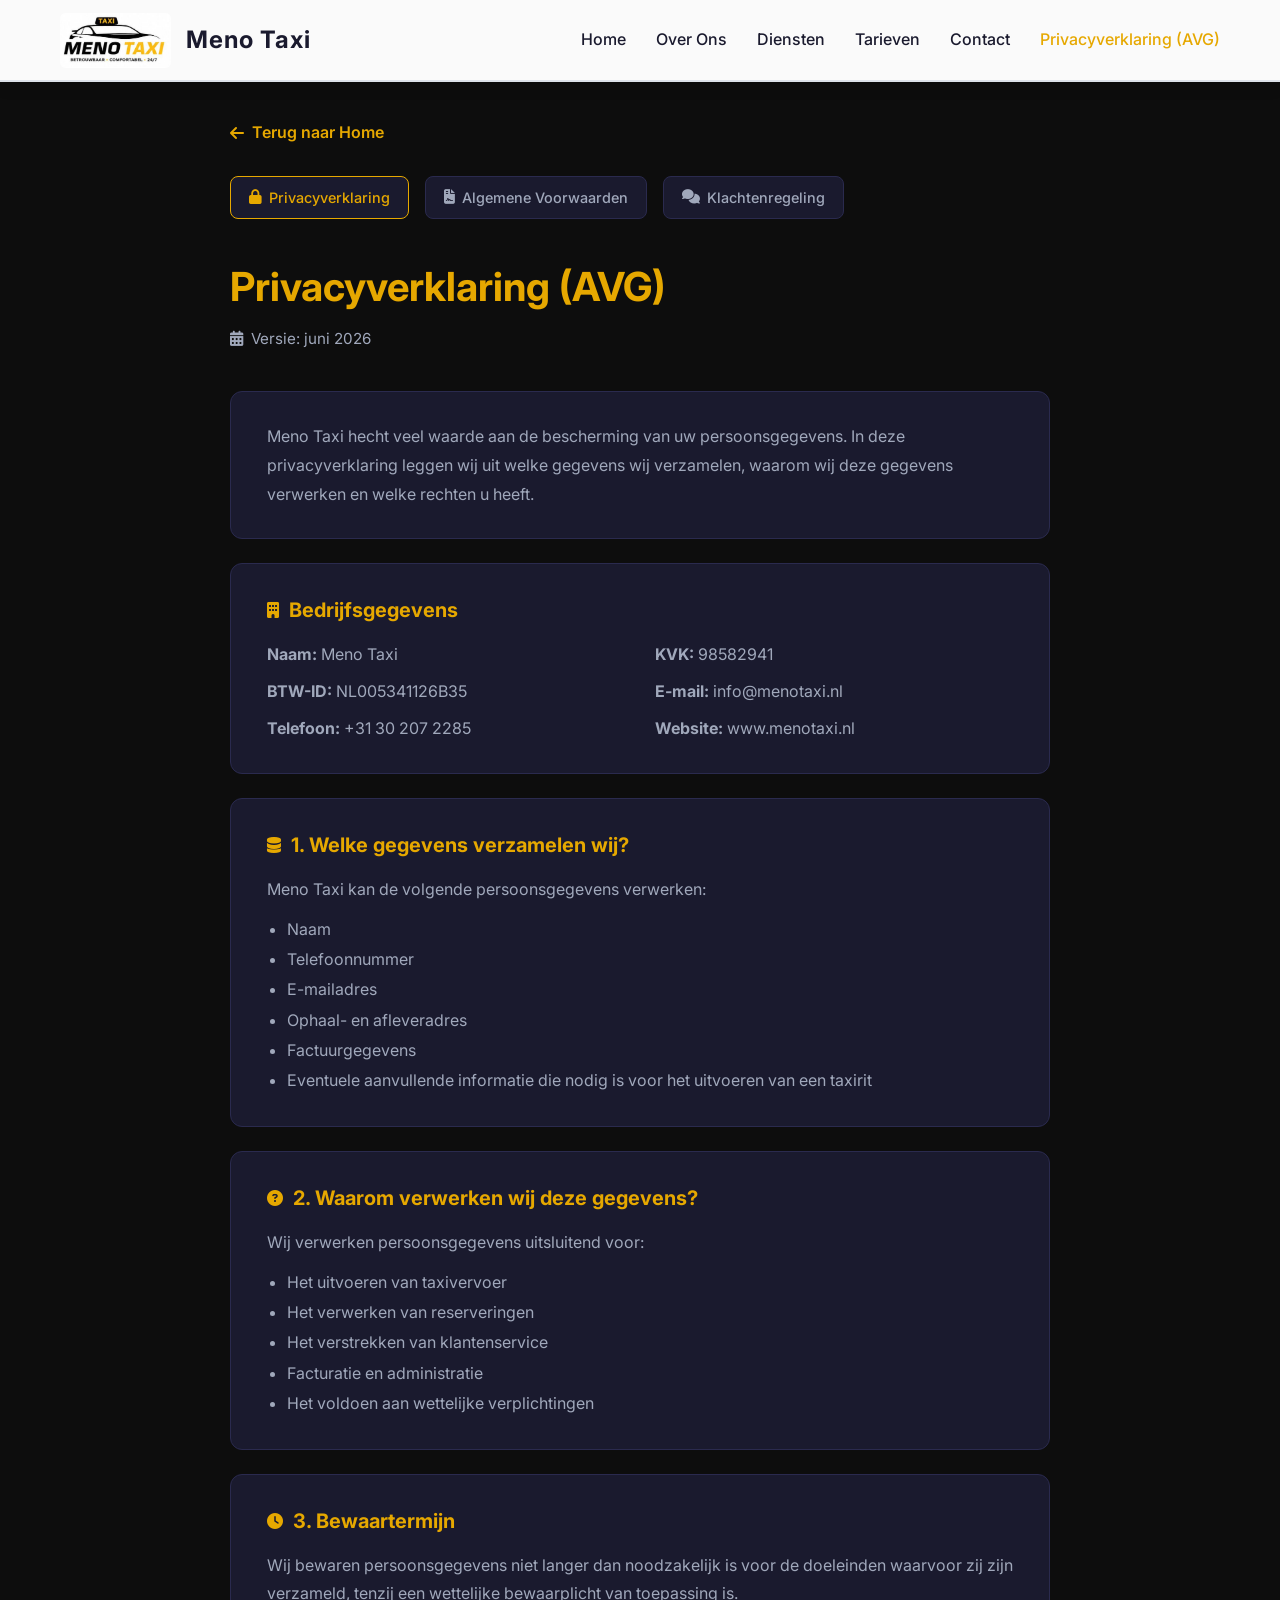
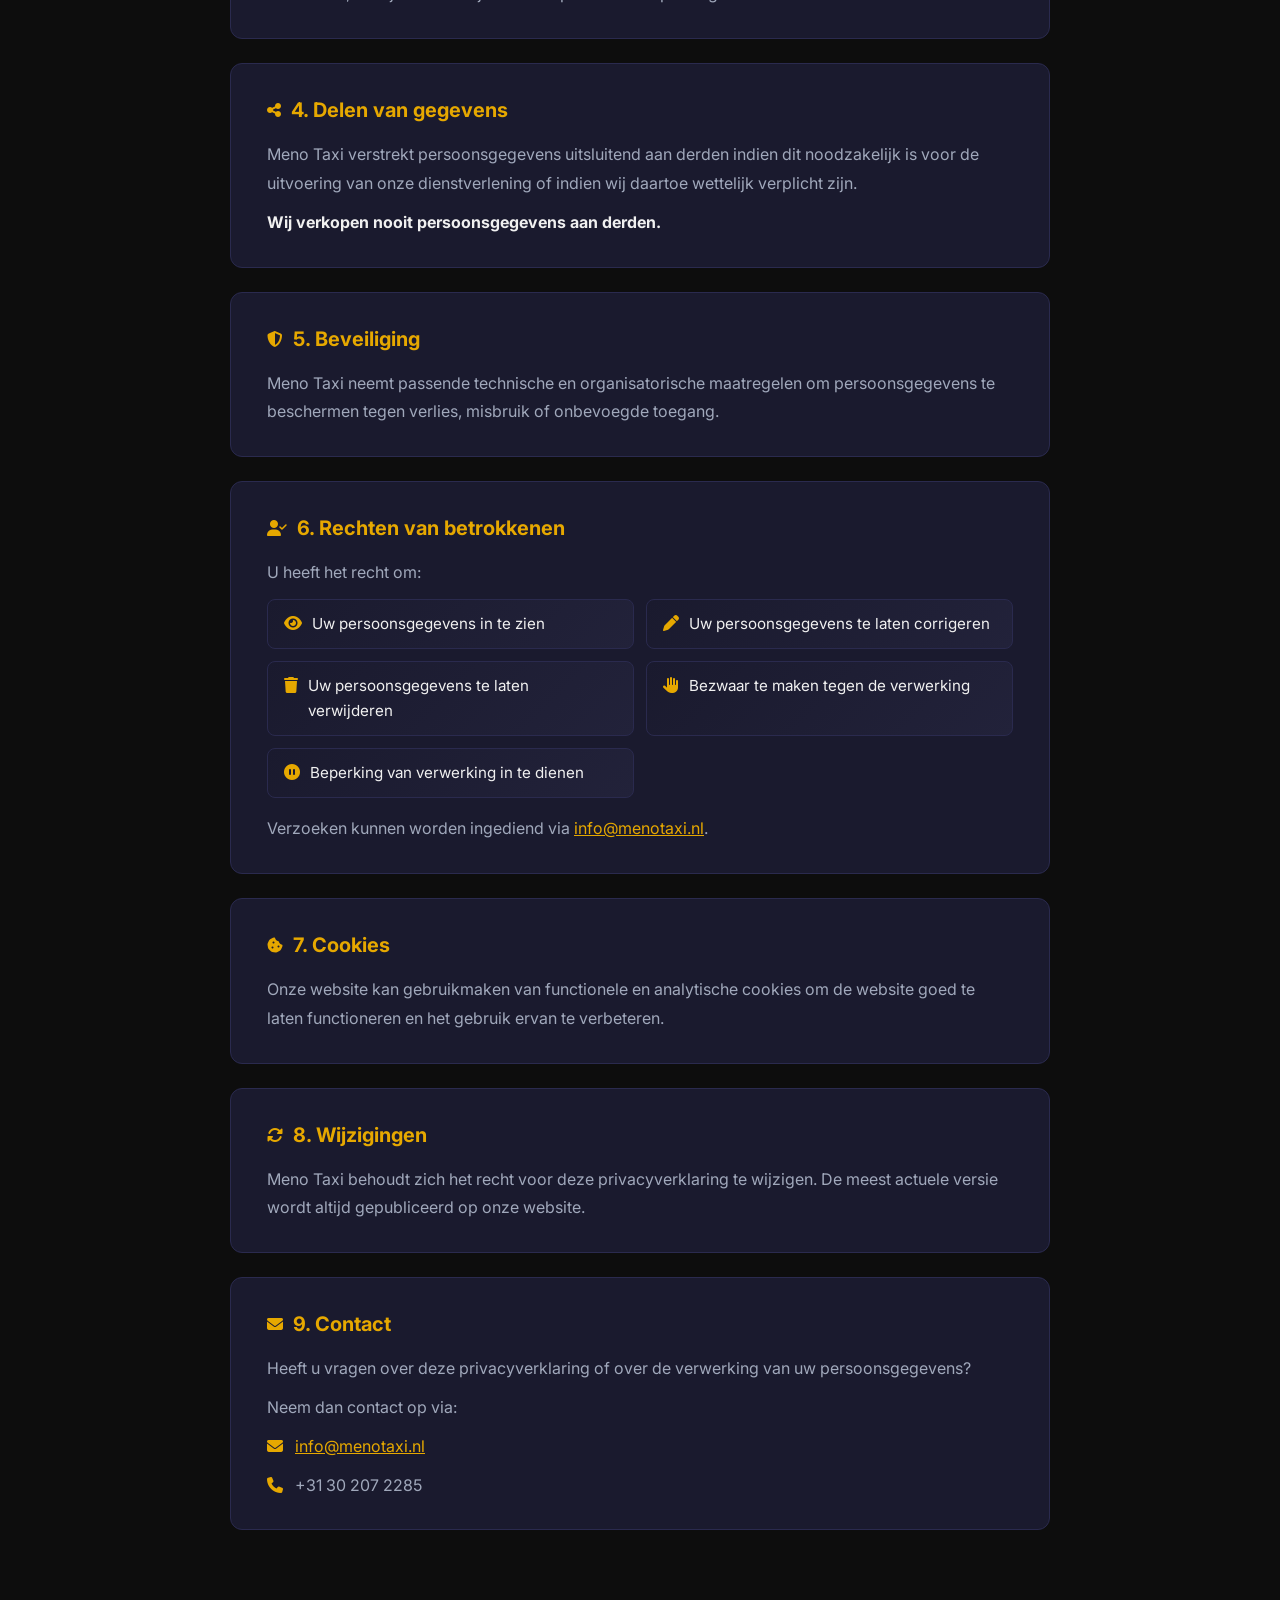
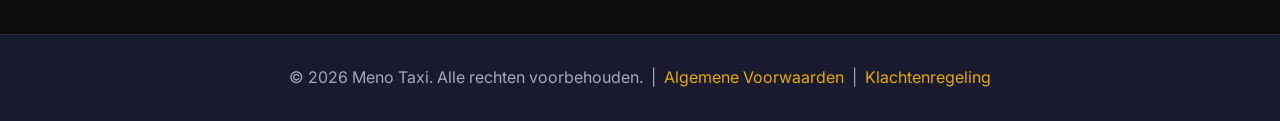
<file: privacyverklaring.html>
<!DOCTYPE html>
<html lang="nl">
<head>
    <meta charset="UTF-8">
    <meta name="viewport" content="width=device-width, initial-scale=1.0">
    <title>Privacyverklaring (AVG) | Meno Taxi</title>
    <meta name="description" content="Privacyverklaring en AVG-informatie van Meno Taxi Utrecht.">
    <link rel="stylesheet" href="style.css?v=3">
    <link href="https://fonts.googleapis.com/css2?family=Inter:wght@300;400;600;700&display=swap" rel="stylesheet">
    <link rel="stylesheet" href="https://cdnjs.cloudflare.com/ajax/libs/font-awesome/6.4.0/css/all.min.css">
    <style>
        .legal-page {
            padding: 120px 20px 80px;
            max-width: 860px;
            margin: 0 auto;
        }
        .legal-page h1 {
            font-size: 2.5rem;
            color: var(--primary-color);
            margin-bottom: 8px;
        }
        .legal-version {
            color: var(--gray-text);
            font-size: 0.95rem;
            margin-bottom: 40px;
        }
        .legal-block {
            background: var(--card-bg);
            border: 1px solid var(--border-color);
            border-radius: 12px;
            padding: 30px 36px;
            margin-bottom: 24px;
        }
        .legal-block h2 {
            font-size: 1.25rem;
            color: var(--primary-color);
            margin-bottom: 14px;
            display: flex;
            align-items: center;
            gap: 10px;
        }
        .legal-block h2 i {
            font-size: 1rem;
        }
        .legal-block p {
            color: var(--gray-text);
            font-size: 1rem;
            line-height: 1.8;
            margin-bottom: 10px;
        }
        .legal-block p:last-child { margin-bottom: 0; }
        .legal-block ul {
            padding-left: 20px;
            margin-top: 8px;
        }
        .legal-block ul li {
            color: var(--gray-text);
            font-size: 1rem;
            line-height: 1.9;
        }
        .bedrijf-grid {
            display: grid;
            grid-template-columns: 1fr 1fr;
            gap: 8px 30px;
        }
        .bedrijf-grid p {
            margin: 0;
        }
        .rechten-grid {
            display: grid;
            grid-template-columns: 1fr 1fr;
            gap: 12px;
            margin-top: 12px;
        }
        .recht-item {
            display: flex;
            align-items: flex-start;
            gap: 10px;
            background: linear-gradient(135deg, #1a1a2e, #22223a);
            border: 1px solid var(--border-color);
            border-radius: 8px;
            padding: 12px 16px;
        }
        .recht-item i {
            color: var(--primary-color);
            margin-top: 3px;
            flex-shrink: 0;
        }
        .recht-item span {
            color: var(--light-text);
            font-size: 0.95rem;
            line-height: 1.6;
        }
        .back-link {
            display: inline-flex;
            align-items: center;
            gap: 8px;
            color: var(--primary-color);
            text-decoration: none;
            font-weight: 600;
            margin-bottom: 30px;
            transition: opacity 0.2s;
        }
        .back-link:hover { opacity: 0.75; }
        .sub-nav {
            display: flex;
            gap: 16px;
            margin-bottom: 36px;
            flex-wrap: wrap;
        }
        .sub-nav a {
            display: inline-flex;
            align-items: center;
            gap: 7px;
            background: var(--card-bg);
            border: 1px solid var(--border-color);
            color: var(--gray-text);
            text-decoration: none;
            padding: 9px 18px;
            border-radius: 8px;
            font-size: 0.9rem;
            font-weight: 500;
            transition: all 0.2s;
        }
        .sub-nav a:hover, .sub-nav a.active {
            border-color: var(--primary-color);
            color: var(--primary-color);
        }
        @media (max-width: 600px) {
            .bedrijf-grid, .rechten-grid { grid-template-columns: 1fr; }
        }
    </style>
</head>
<body>
    <header class="header">
        <div class="container header-content">
            <div class="logo">
                <img src="logo.png" alt="Meno Taxi Logo">
                <span class="logo-text">Meno Taxi</span>
            </div>
            <nav class="nav">
                <a href="index.html">Home</a>
                <a href="index.html#about">Over Ons</a>
                <a href="index.html#services">Diensten</a>
                <a href="index.html#prices">Tarieven</a>
                <a href="index.html#contact">Contact</a>
                <a href="privacyverklaring.html" style="color: var(--primary-color);">Privacyverklaring (AVG)</a>
            </nav>
        </div>
    </header>

    <main>
        <div class="legal-page">
            <a href="index.html" class="back-link"><i class="fas fa-arrow-left"></i> Terug naar Home</a>

            <!-- Sub navigation between legal pages -->
            <div class="sub-nav">
                <a href="privacyverklaring.html" class="active"><i class="fas fa-lock"></i> Privacyverklaring</a>
                <a href="algemene-voorwaarden.html"><i class="fas fa-file-contract"></i> Algemene Voorwaarden</a>
                <a href="klachtenregeling.html"><i class="fas fa-comments"></i> Klachtenregeling</a>
            </div>

            <h1>Privacyverklaring (AVG)</h1>
            <p class="legal-version"><i class="fas fa-calendar-alt"></i> &nbsp;Versie: juni 2026</p>

            <div class="legal-block">
                <p>Meno Taxi hecht veel waarde aan de bescherming van uw persoonsgegevens. In deze privacyverklaring leggen wij uit welke gegevens wij verzamelen, waarom wij deze gegevens verwerken en welke rechten u heeft.</p>
            </div>

            <div class="legal-block">
                <h2><i class="fas fa-building"></i> Bedrijfsgegevens</h2>
                <div class="bedrijf-grid">
                    <p><strong>Naam:</strong> Meno Taxi</p>
                    <p><strong>KVK:</strong> 98582941</p>
                    <p><strong>BTW-ID:</strong> NL005341126B35</p>
                    <p><strong>E-mail:</strong> info@menotaxi.nl</p>
                    <p><strong>Telefoon:</strong> +31 30 207 2285</p>
                    <p><strong>Website:</strong> www.menotaxi.nl</p>
                </div>
            </div>

            <div class="legal-block">
                <h2><i class="fas fa-database"></i> 1. Welke gegevens verzamelen wij?</h2>
                <p>Meno Taxi kan de volgende persoonsgegevens verwerken:</p>
                <ul>
                    <li>Naam</li>
                    <li>Telefoonnummer</li>
                    <li>E-mailadres</li>
                    <li>Ophaal- en afleveradres</li>
                    <li>Factuurgegevens</li>
                    <li>Eventuele aanvullende informatie die nodig is voor het uitvoeren van een taxirit</li>
                </ul>
            </div>

            <div class="legal-block">
                <h2><i class="fas fa-question-circle"></i> 2. Waarom verwerken wij deze gegevens?</h2>
                <p>Wij verwerken persoonsgegevens uitsluitend voor:</p>
                <ul>
                    <li>Het uitvoeren van taxivervoer</li>
                    <li>Het verwerken van reserveringen</li>
                    <li>Het verstrekken van klantenservice</li>
                    <li>Facturatie en administratie</li>
                    <li>Het voldoen aan wettelijke verplichtingen</li>
                </ul>
            </div>

            <div class="legal-block">
                <h2><i class="fas fa-clock"></i> 3. Bewaartermijn</h2>
                <p>Wij bewaren persoonsgegevens niet langer dan noodzakelijk is voor de doeleinden waarvoor zij zijn verzameld, tenzij een wettelijke bewaarplicht van toepassing is.</p>
            </div>

            <div class="legal-block">
                <h2><i class="fas fa-share-alt"></i> 4. Delen van gegevens</h2>
                <p>Meno Taxi verstrekt persoonsgegevens uitsluitend aan derden indien dit noodzakelijk is voor de uitvoering van onze dienstverlening of indien wij daartoe wettelijk verplicht zijn.</p>
                <p><strong style="color: var(--light-text);">Wij verkopen nooit persoonsgegevens aan derden.</strong></p>
            </div>

            <div class="legal-block">
                <h2><i class="fas fa-shield-alt"></i> 5. Beveiliging</h2>
                <p>Meno Taxi neemt passende technische en organisatorische maatregelen om persoonsgegevens te beschermen tegen verlies, misbruik of onbevoegde toegang.</p>
            </div>

            <div class="legal-block">
                <h2><i class="fas fa-user-check"></i> 6. Rechten van betrokkenen</h2>
                <p>U heeft het recht om:</p>
                <div class="rechten-grid">
                    <div class="recht-item">
                        <i class="fas fa-eye"></i>
                        <span>Uw persoonsgegevens in te zien</span>
                    </div>
                    <div class="recht-item">
                        <i class="fas fa-pen"></i>
                        <span>Uw persoonsgegevens te laten corrigeren</span>
                    </div>
                    <div class="recht-item">
                        <i class="fas fa-trash"></i>
                        <span>Uw persoonsgegevens te laten verwijderen</span>
                    </div>
                    <div class="recht-item">
                        <i class="fas fa-hand-paper"></i>
                        <span>Bezwaar te maken tegen de verwerking</span>
                    </div>
                    <div class="recht-item">
                        <i class="fas fa-pause-circle"></i>
                        <span>Beperking van verwerking in te dienen</span>
                    </div>
                </div>
                <p style="margin-top:16px;">Verzoeken kunnen worden ingediend via <a href="mailto:info@menotaxi.nl" style="color:var(--primary-color);">info@menotaxi.nl</a>.</p>
            </div>

            <div class="legal-block">
                <h2><i class="fas fa-cookie-bite"></i> 7. Cookies</h2>
                <p>Onze website kan gebruikmaken van functionele en analytische cookies om de website goed te laten functioneren en het gebruik ervan te verbeteren.</p>
            </div>

            <div class="legal-block">
                <h2><i class="fas fa-sync-alt"></i> 8. Wijzigingen</h2>
                <p>Meno Taxi behoudt zich het recht voor deze privacyverklaring te wijzigen. De meest actuele versie wordt altijd gepubliceerd op onze website.</p>
            </div>

            <div class="legal-block">
                <h2><i class="fas fa-envelope"></i> 9. Contact</h2>
                <p>Heeft u vragen over deze privacyverklaring of over de verwerking van uw persoonsgegevens?</p>
                <p>Neem dan contact op via:</p>
                <p><i class="fas fa-envelope" style="color:var(--primary-color); margin-right:8px;"></i> <a href="mailto:info@menotaxi.nl" style="color:var(--primary-color);">info@menotaxi.nl</a></p>
                <p><i class="fas fa-phone" style="color:var(--primary-color); margin-right:8px;"></i> <a href="tel:+31302072285" style="color:var(--gray-text); text-decoration:none;">+31 30 207 2285</a></p>
            </div>
        </div>
    </main>

    <footer>
        <div class="container footer-content">
            <p>&copy; 2026 Meno Taxi. Alle rechten voorbehouden. &nbsp;|&nbsp;
                <a href="algemene-voorwaarden.html" style="color:var(--primary-color); text-decoration:none;">Algemene Voorwaarden</a> &nbsp;|&nbsp;
                <a href="klachtenregeling.html" style="color:var(--primary-color); text-decoration:none;">Klachtenregeling</a>
            </p>
        </div>
    </footer>
</body>
</html>
</file>
<file: style.css>
:root {
    --primary-color: #e6a800;
    --primary-dark: #cc9500;
    --dark-bg: #0d0d0d;
    --darker-bg: #111111;
    --light-text: #f0f0f0;
    --gray-text: #a0a8bb;
    --card-bg: #1a1a2e;
    --border-color: #2a2a4e;
    --header-bg: #ffffff;
    --hero-overlay-start: rgba(10, 10, 20, 0.80);
    --hero-overlay-end: rgba(0, 0, 0, 0.85);
}

* {
    margin: 0;
    padding: 0;
    box-sizing: border-box;
}

body {
    font-family: 'Inter', sans-serif;
    background-color: var(--dark-bg);
    color: var(--light-text);
    line-height: 1.6;
    scroll-behavior: smooth;
}

.container {
    max-width: 1200px;
    margin: 0 auto;
    padding: 0 20px;
}

.header {
    background-color: rgba(255, 255, 255, 0.98);
    backdrop-filter: blur(10px);
    position: fixed;
    width: 100%;
    top: 0;
    z-index: 100;
    border-bottom: 2px solid #dde2ea;
    box-shadow: 0 2px 16px rgba(0,0,0,0.15);
}

.header-content {
    display: flex;
    justify-content: space-between;
    align-items: center;
    height: 80px;
}

.logo {
    display: flex;
    align-items: center;
    gap: 15px;
}

.logo img {
    height: 55px;
    width: auto;
    object-fit: contain;
    background: #ffffff;
    border-radius: 6px;
}

.logo-text {
    font-size: 1.5rem;
    font-weight: 700;
    letter-spacing: 1px;
    color: #1a1a2e;
    /* stays dark since header is white */
}

.nav {
    display: flex;
    gap: 30px;
}

.nav a {
    color: #1a1a2e;
    /* stays dark since header is white */
    text-decoration: none;
    font-weight: 500;
    transition: color 0.3s;
}

.nav a:hover {
    color: var(--primary-color);
}

.lang-switcher button {
    background: transparent;
    border: 1px solid var(--border-color);
    color: var(--gray-text);
    padding: 5px 10px;
    margin-left: 5px;
    cursor: pointer;
    border-radius: 4px;
    transition: all 0.3s;
}

.lang-switcher button.active, .lang-switcher button:hover {
    color: #ffffff;
    background-color: var(--primary-color);
    border-color: var(--primary-color);
}

.hero {
    height: 100vh;
    display: flex;
    align-items: center;
    justify-content: center;
    text-align: center;
    background: linear-gradient(rgba(0, 0, 0, 0.55), rgba(0, 0, 0, 0.70)), url('tesla.png') no-repeat center center/cover;
    padding-top: 80px;
}

.hero-content h1 {
    font-size: 4rem;
    font-weight: 700;
    margin-bottom: 20px;
    color: #ffffff;
    text-shadow: 0 2px 8px rgba(0,0,0,0.8);
}

.hero-content p {
    font-size: 1.5rem;
    color: #d0d8e8;
    margin-bottom: 40px;
}

.cta-button {
    display: inline-block;
    background-color: #25D366;
    color: #fff;
    padding: 15px 40px;
    font-size: 1.2rem;
    font-weight: 600;
    text-decoration: none;
    border-radius: 50px;
    transition: transform 0.3s, box-shadow 0.3s;
    box-shadow: 0 4px 15px rgba(37, 211, 102, 0.3);
}

.cta-button:hover {
    transform: translateY(-3px);
    box-shadow: 0 6px 20px rgba(37, 211, 102, 0.5);
}

.cta-button i {
    margin-right: 10px;
}

/* About Section */
.about-section {
    background-color: var(--dark-bg);
}

/* Tesla Car Showcase */
.tesla-showcase {
    margin: 40px auto 0;
    max-width: 800px;
    border-radius: 16px;
    overflow: hidden;
    box-shadow: 0 8px 40px rgba(230, 168, 0, 0.2);
    border: 1px solid var(--border-color);
}

.tesla-showcase img {
    width: 100%;
    height: auto;
    display: block;
    border-radius: 16px;
}

.tesla-badge {
    display: inline-flex;
    align-items: center;
    gap: 10px;
    background: linear-gradient(135deg, #1a1a2e, #2a2a4e);
    border: 1px solid var(--primary-color);
    color: var(--primary-color);
    font-weight: 700;
    font-size: 1rem;
    padding: 10px 22px;
    border-radius: 50px;
    margin-top: 25px;
    letter-spacing: 0.5px;
}

/* Services Section */
.services-section {
    padding: 100px 20px 40px;
    text-align: center;
}

.services-grid {
    display: grid;
    grid-template-columns: repeat(auto-fit, minmax(250px, 1fr));
    gap: 30px;
    margin-top: 40px;
}

.service-card {
    background-color: var(--card-bg);
    padding: 40px 20px;
    border-radius: 12px;
    border: 1px solid var(--border-color);
    transition: transform 0.3s, border-color 0.3s, box-shadow 0.3s;
    cursor: pointer;
    box-shadow: 0 2px 12px rgba(0,0,0,0.3);
}

.service-card:hover {
    transform: translateY(-5px);
    border-color: var(--primary-color);
    box-shadow: 0 8px 24px rgba(230,168,0,0.25);
}

.service-card i {
    font-size: 3rem;
    color: var(--primary-color);
    margin-bottom: 20px;
}

.service-card h3 {
    font-size: 1.5rem;
    margin-bottom: 15px;
    color: var(--light-text);
}

.service-card p {
    color: var(--gray-text);
}

/* Modal Styles */
.modal {
    display: none; 
    position: fixed; 
    z-index: 1000; 
    left: 0;
    top: 0;
    width: 100%; 
    height: 100%; 
    overflow: auto; 
    background-color: rgba(26,26,46,0.55); 
    backdrop-filter: blur(5px);
}

.modal-content {
    background-color: var(--card-bg);
    margin: 10% auto; 
    padding: 40px;
    border: 1px solid var(--border-color);
    width: 80%; 
    max-width: 600px;
    border-radius: 12px;
    position: relative;
    color: var(--light-text);
    box-shadow: 0 8px 40px rgba(0,0,0,0.6);
}

.close-modal {
    color: var(--gray-text);
    position: absolute;
    top: 15px;
    right: 25px;
    font-size: 28px;
    font-weight: bold;
    cursor: pointer;
    transition: color 0.3s;
}

.close-modal:hover,
.close-modal:focus {
    color: var(--primary-color);
    text-decoration: none;
}

#modal-title {
    color: var(--primary-color);
    font-size: 2rem;
    margin-bottom: 20px;
}

#modal-body {
    color: var(--gray-text);
    font-size: 1.1rem;
    line-height: 1.8;
}

.prices-section {
    padding: 100px 20px;
    text-align: center;
}

.section-title {
    font-size: 2.5rem;
    color: var(--primary-color);
    margin-bottom: 10px;
}

.section-subtitle {
    color: var(--gray-text);
    margin-bottom: 50px;
}

.price-category {
    font-size: 1.8rem;
    color: var(--light-text);
    margin: 40px 0 20px;
    text-align: left;
    border-left: 4px solid var(--primary-color);
    padding-left: 15px;
}

.price-cards {
    display: grid;
    grid-template-columns: repeat(auto-fit, minmax(250px, 1fr));
    gap: 20px;
}

.price-card {
    background-color: var(--card-bg);
    padding: 25px 20px;
    border-radius: 12px;
    border: 1px solid var(--border-color);
    transition: transform 0.3s, border-color 0.3s, box-shadow 0.3s;
    display: flex;
    justify-content: space-between;
    align-items: center;
    box-shadow: 0 2px 8px rgba(0,0,0,0.3);
}

.price-card:hover {
    transform: translateY(-5px);
    border-color: var(--primary-color);
    box-shadow: 0 6px 20px rgba(230,168,0,0.25);
}

.route {
    font-size: 1.1rem;
    font-weight: 600;
    color: var(--light-text);
}

.route i {
    color: var(--primary-color);
    margin: 0 10px;
}

.price {
    font-size: 1.5rem;
    font-weight: 700;
    color: var(--primary-color);
}

.contact-section {
    background-color: #111111;
    padding: 80px 20px;
    text-align: center;
}

.contact-info h2 {
    font-size: 2rem;
    margin-bottom: 30px;
    color: var(--primary-color);
}

.contact-info p {
    font-size: 1.1rem;
    margin-bottom: 15px;
    color: var(--gray-text);
}

.contact-info i {
    color: var(--primary-color);
    width: 30px;
}

footer {
    background-color: #1a1a2e;
    padding: 30px 0;
    text-align: center;
    color: #a0a8bb;
    border-top: 1px solid #2a2a4e;
}

@media (max-width: 768px) {
    .header-content {
        flex-direction: column;
        height: auto;
        padding: 15px 0;
        gap: 15px;
    }
    
    .nav {
        gap: 15px;
        flex-wrap: wrap;
        justify-content: center;
    }

    .hero-content h1 {
        font-size: 2.5rem;
    }

    .hero-content p {
        font-size: 1.2rem;
    }
}
</file>
